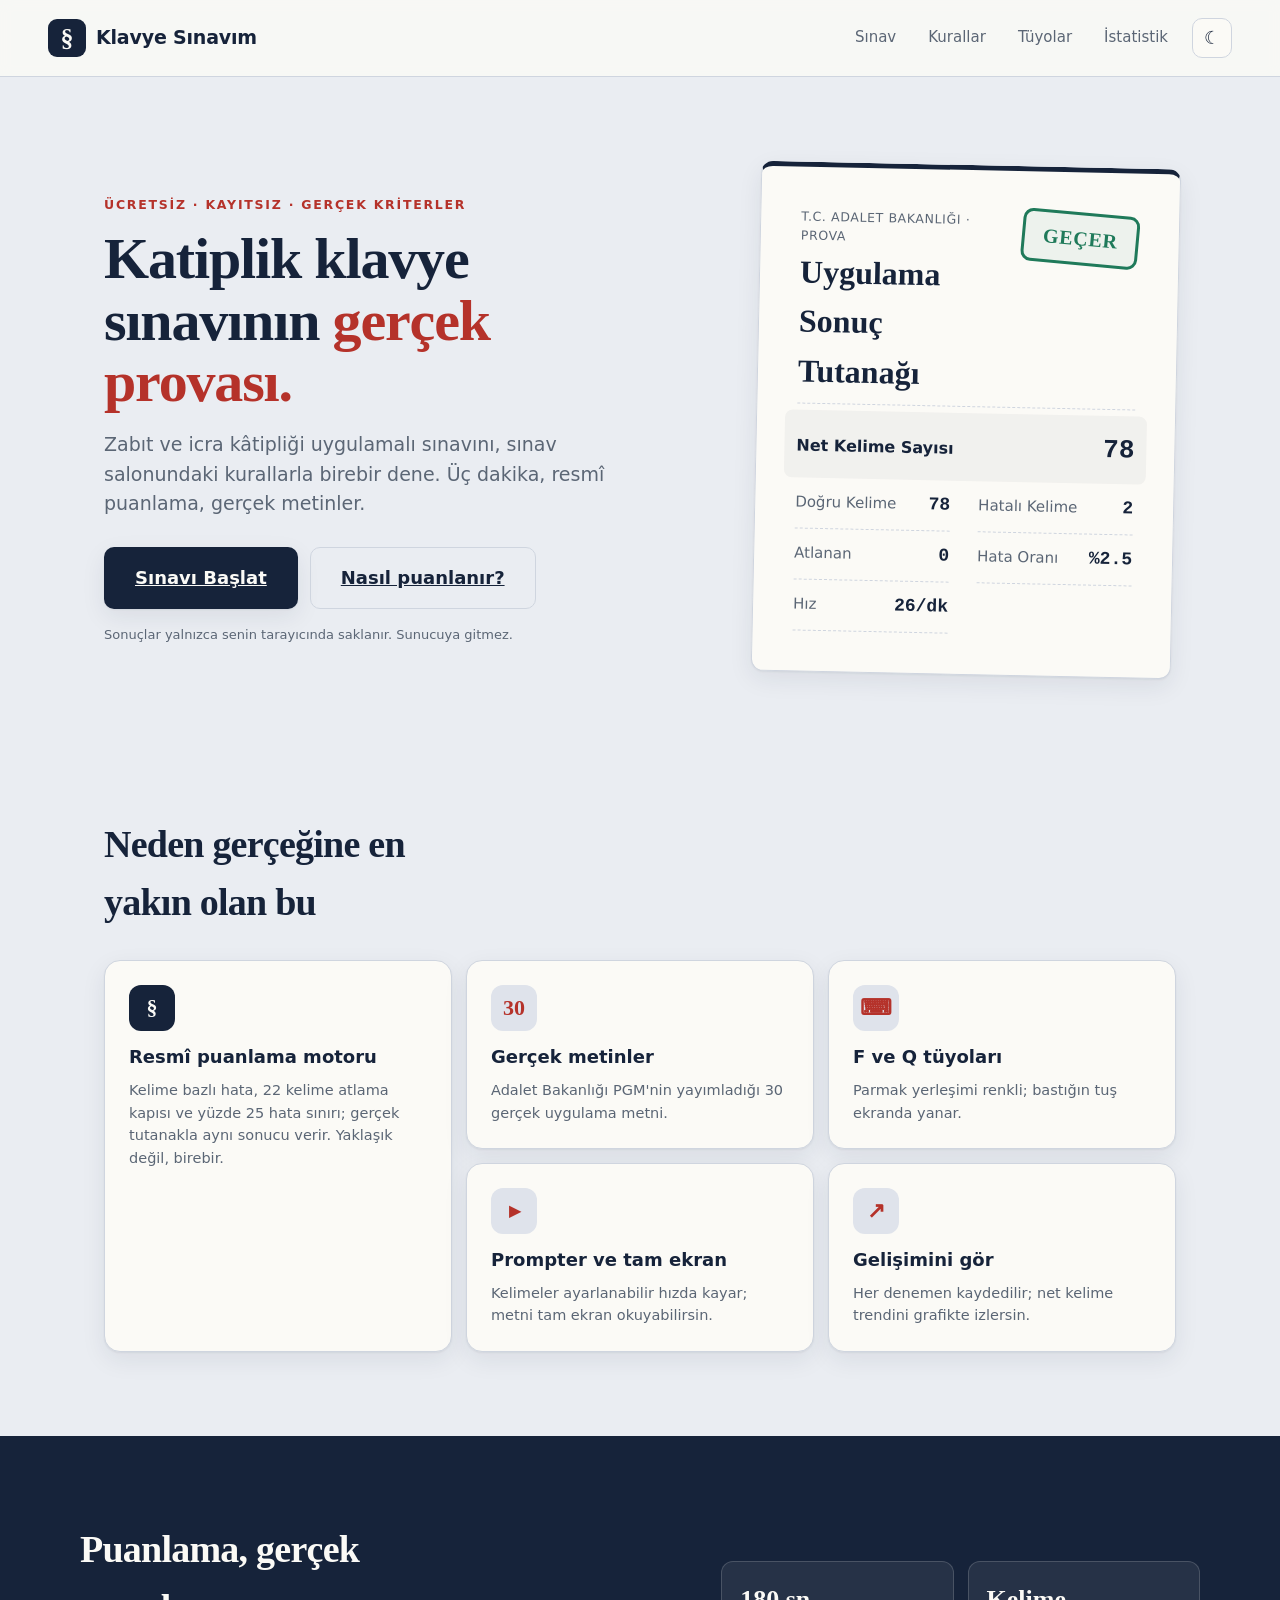
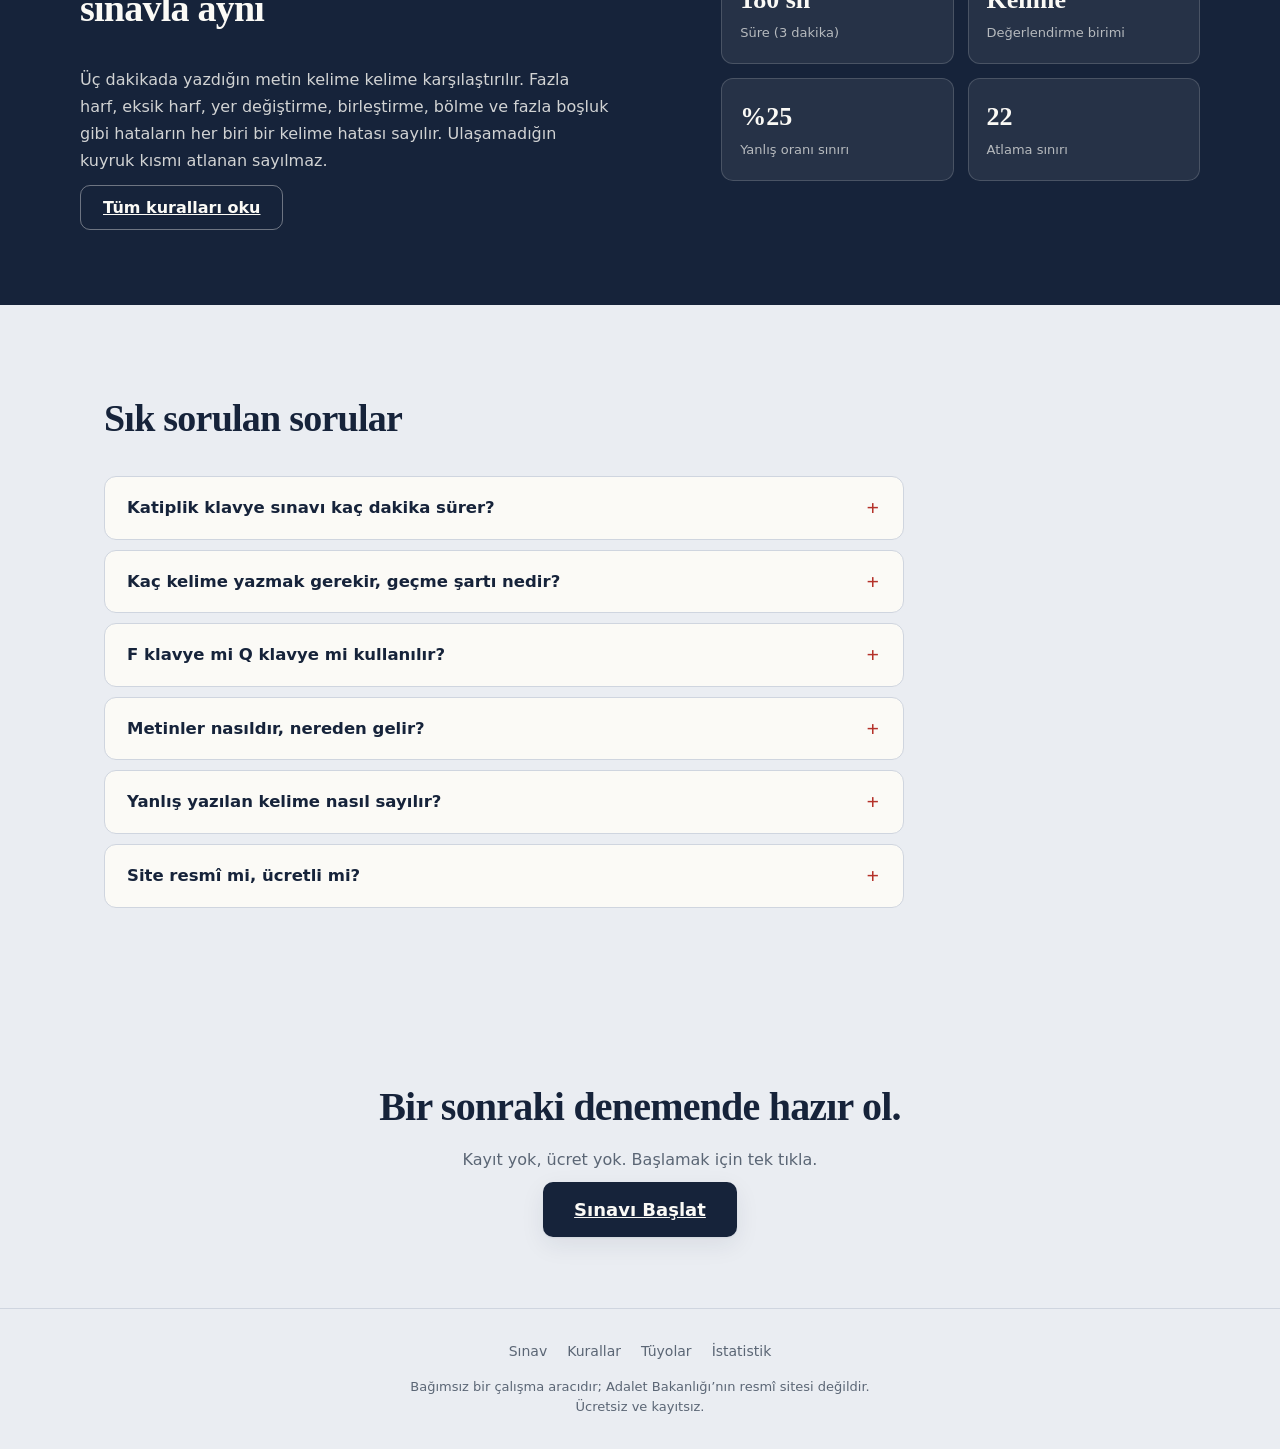
<file: index.html>
<!DOCTYPE html>
<html lang="tr">
<head>
  <meta charset="UTF-8" />
  <meta name="referrer" content="no-referrer" />
  <meta name="viewport" content="width=device-width, initial-scale=1.0" />
  <link rel="icon" href="data:image/svg+xml,%3Csvg xmlns='http://www.w3.org/2000/svg' viewBox='0 0 32 32'%3E%3Crect width='32' height='32' rx='7' fill='%2316233A'/%3E%3Ctext x='16' y='24' font-size='23' text-anchor='middle' fill='%23FBFAF6' font-family='Georgia,serif' font-weight='bold'%3E%C2%A7%3C/text%3E%3C/svg%3E" />

  <title>Katiplik Klavye Sınavı Simülatörü | Zabıt & İcra Kâtibi Provası (Ücretsiz)</title>
  <meta name="description" content="Adalet Bakanlığı zabıt ve icra kâtipliği klavye (uygulamalı) sınavının ücretsiz, kayıtsız simülatörü. 3 dakika, resmî kelime bazlı puanlama, 30 gerçek metin, prompter ve tam ekran okuma modu." />
  <meta name="keywords" content="katiplik klavye sınavı, zabıt katibi uygulamalı sınav, icra katibi klavye sınavı, klavye sınavı simülasyonu, onparmak klavye, 3 dakika 90 kelime, adalet bakanlığı klavye sınavı" />
  <meta name="robots" content="index,follow" />
  <meta name="author" content="Klavye Sınavım" />
  <link rel="canonical" href="https://klavyesinavim.vercel.app/" />

  <!-- Open Graph / sosyal paylaşım -->
  <meta property="og:type" content="website" />
  <meta property="og:site_name" content="Klavye Sınavım" />
  <meta property="og:locale" content="tr_TR" />
  <meta property="og:title" content="Katiplik Klavye Sınavı Simülatörü — Zabıt & İcra Kâtibi Provası" />
  <meta property="og:description" content="Gerçek sınav kriterleriyle puanlayan ücretsiz klavye sınavı simülatörü. 3 dakika, 30 gerçek metin, prompter ve tam ekran modu." />
  <meta property="og:url" content="https://klavyesinavim.vercel.app/" />
  <meta name="twitter:card" content="summary_large_image" />
  <meta name="twitter:title" content="Katiplik Klavye Sınavı Simülatörü" />
  <meta name="twitter:description" content="Zabıt ve icra kâtipliği klavye sınavının ücretsiz, gerçekçi provası. Resmî puanlama, gerçek metinler." />

  <link rel="stylesheet" href="css/style.css" />
  <script src="js/theme.js"></script>

  <!-- Yapısal veri: uygulama + SSS (arama ve cevap motorları için) -->
  <script type="application/ld+json">
  {
    "@context": "https://schema.org",
    "@graph": [
      {
        "@type": "WebApplication",
        "name": "Klavye Sınavım",
        "url": "https://klavyesinavim.vercel.app/",
        "applicationCategory": "EducationApplication",
        "operatingSystem": "Web",
        "inLanguage": "tr-TR",
        "description": "Zabıt ve icra kâtipliği klavye (uygulamalı) sınavının ücretsiz, kayıtsız simülatörü. Resmî kelime bazlı puanlama, gerçek metinler, prompter ve tam ekran okuma modu.",
        "offers": { "@type": "Offer", "price": "0", "priceCurrency": "TRY" },
        "isAccessibleForFree": true,
        "featureList": [
          "3 dakikalık gerçek sınav simülasyonu",
          "Resmî kelime bazlı puanlama motoru",
          "30 gerçek uygulama sınavı metni",
          "F ve Q klavye tüyoları",
          "Prompter modu ve tam ekran okuma",
          "Kişisel istatistik ve gelişim grafiği"
        ]
      },
      {
        "@type": "FAQPage",
        "mainEntity": [
          {
            "@type": "Question",
            "name": "Katiplik (zabıt/icra) klavye sınavı kaç dakika sürer?",
            "acceptedAnswer": { "@type": "Answer", "text": "Uygulamalı sınav süresi 3 dakikadır (180 saniye). Bu süre içinde ekrana gelen metin bilgisayarda yazılır." }
          },
          {
            "@type": "Question",
            "name": "Klavye sınavında kaç kelime yazmak gerekir, geçme şartı nedir?",
            "acceptedAnswer": { "@type": "Answer", "text": "Resmî değerlendirme kriterlerinde herkese dayatılan sabit bir net kelime eşiği (ör. 90 kelime) yoktur. Başarı iki geçersizlik kapısına bağlıdır: toplam 22 ve üzeri kelime atlanmamalı ve yanlış kelimelerin oranı yüzde 25'i geçmemelidir. Adaylar net kelime sayısına göre sıralanır." }
          },
          {
            "@type": "Question",
            "name": "Sınav F klavye ile mi Q klavye ile mi yapılır?",
            "acceptedAnswer": { "@type": "Answer", "text": "Aday kendi çalıştığı klavye düzenini kullanır. Hem F hem Q kabul edilir; F klavye uzun vadede daha hızlı kabul edilse de çoğu aday Q klavye ile çalışır." }
          },
          {
            "@type": "Question",
            "name": "Sınav metinleri nasıldır ve nereden gelir?",
            "acceptedAnswer": { "@type": "Answer", "text": "Metinlerin tamamı küçük harfle hazırlanır; noktalama ve paragraf içermez. Bu simülatör, Adalet Bakanlığı Personel Genel Müdürlüğü'nün yayımladığı gerçek uygulama sınavı metinlerini kullanır." }
          },
          {
            "@type": "Question",
            "name": "Yanlış yazılan kelime nasıl sayılır?",
            "acceptedAnswer": { "@type": "Answer", "text": "Değerlendirme kelime bazlıdır. Fazla harf, eksik harf, harf yer değiştirme, karakter, kelime bölme, kelime birleştirme ve fazla boşluk gibi hata türlerinin her biri 1 kelime hatası sayılır." }
          },
          {
            "@type": "Question",
            "name": "Bu site resmî mi, ücretli mi?",
            "acceptedAnswer": { "@type": "Answer", "text": "Klavye Sınavım bağımsız, ücretsiz ve kayıtsız bir çalışma aracıdır. Adalet Bakanlığı'nın resmî sitesi değildir. Sonuçlar yalnızca tarayıcınızda saklanır." }
          }
        ]
      }
    ]
  }
  </script>
</head>
<body>
  <header class="ust">
    <a class="marka" href="index.html" aria-label="Klavye Sınavım ana sayfa">
      <span class="marka-sim" aria-hidden="true">§</span>
      <span class="marka-ad">Klavye <b>Sınavım</b></span>
    </a>
    <nav class="menu" aria-label="Ana menü">
      <a href="sinav.html">Sınav</a>
      <a href="kurallar.html">Kurallar</a>
      <a href="tuyolar.html">Tüyolar</a>
      <a href="istatistik.html">İstatistik</a>
    </nav>
    <button id="temaBtn" class="tema-btn" title="Tema değiştir" aria-label="Koyu temaya geç">☾</button>
  </header>

  <main>
    <!-- HERO -->
    <section class="hero">
      <div class="hero-metin">
        <p class="eyebrow">Ücretsiz · Kayıtsız · Gerçek kriterler</p>
        <h1>Katiplik klavye sınavının <span class="vurgu">gerçek provası.</span></h1>
        <p class="alt-baslik">
          Zabıt ve icra kâtipliği uygulamalı sınavını, sınav salonundaki kurallarla
          birebir dene. Üç dakika, resmî puanlama, gerçek metinler.
        </p>
        <div class="hero-cta">
          <a href="sinav.html" class="btn birincil buyuk">Sınavı Başlat</a>
          <a href="#nasil-puanlanir" class="btn ikincil buyuk">Nasıl puanlanır?</a>
        </div>
        <p class="hero-mini">Sonuçlar yalnızca senin tarayıcında saklanır. Sunucuya gitmez.</p>
      </div>

      <!-- Gerçek ürün önizlemesi: sonuç tutanağı -->
      <aside class="hero-gorsel" aria-label="Örnek sonuç tutanağı">
        <article class="tutanak-kart onizleme">
          <header class="tutanak-baslik">
            <div>
              <p class="kurum">T.C. Adalet Bakanlığı · Prova</p>
              <h2>Uygulama Sonuç Tutanağı</h2>
            </div>
            <div class="rozet basarili">GEÇER</div>
          </header>
          <div class="tutanak-govde">
            <div class="tutanak-satir vurgu"><span>Net Kelime Sayısı</span><strong>78</strong></div>
            <div class="tutanak-satir"><span>Doğru Kelime</span><strong>78</strong></div>
            <div class="tutanak-satir"><span>Hatalı Kelime</span><strong>2</strong></div>
            <div class="tutanak-satir"><span>Atlanan</span><strong>0</strong></div>
            <div class="tutanak-satir"><span>Hata Oranı</span><strong>%2.5</strong></div>
            <div class="tutanak-satir"><span>Hız</span><strong>26/dk</strong></div>
          </div>
        </article>
      </aside>
    </section>

    <!-- ÖZELLİKLER (bento) -->
    <section class="bolum" id="ozellikler">
      <h2 class="bolum-baslik">Neden gerçeğine en yakın olan bu</h2>
      <div class="ozellik-bento">
        <article class="oz-kart genis">
          <span class="oz-ikon">§</span>
          <h3>Resmî puanlama motoru</h3>
          <p>Kelime bazlı hata, 22 kelime atlama kapısı ve yüzde 25 hata sınırı; gerçek tutanakla aynı sonucu verir. Yaklaşık değil, birebir.</p>
        </article>
        <article class="oz-kart">
          <span class="oz-ikon">30</span>
          <h3>Gerçek metinler</h3>
          <p>Adalet Bakanlığı PGM'nin yayımladığı 30 gerçek uygulama metni.</p>
        </article>
        <article class="oz-kart">
          <span class="oz-ikon">⌨</span>
          <h3>F ve Q tüyoları</h3>
          <p>Parmak yerleşimi renkli; bastığın tuş ekranda yanar.</p>
        </article>
        <article class="oz-kart">
          <span class="oz-ikon">▸</span>
          <h3>Prompter ve tam ekran</h3>
          <p>Kelimeler ayarlanabilir hızda kayar; metni tam ekran okuyabilirsin.</p>
        </article>
        <article class="oz-kart">
          <span class="oz-ikon">↗</span>
          <h3>Gelişimini gör</h3>
          <p>Her denemen kaydedilir; net kelime trendini grafikte izlersin.</p>
        </article>
      </div>
    </section>

    <!-- NASIL PUANLANIR -->
    <section class="bolum band" id="nasil-puanlanir">
      <div class="band-ic">
        <div class="band-metin">
          <h2 class="bolum-baslik">Puanlama, gerçek sınavla aynı</h2>
          <p>
            Üç dakikada yazdığın metin kelime kelime karşılaştırılır. Fazla harf, eksik harf,
            yer değiştirme, birleştirme, bölme ve fazla boşluk gibi hataların her biri
            bir kelime hatası sayılır. Ulaşamadığın kuyruk kısmı atlanan sayılmaz.
          </p>
          <a href="kurallar.html" class="btn ikincil">Tüm kuralları oku</a>
        </div>
        <ul class="band-esik">
          <li><strong>180 sn</strong><span>Süre (3 dakika)</span></li>
          <li><strong>Kelime</strong><span>Değerlendirme birimi</span></li>
          <li><strong>%25</strong><span>Yanlış oranı sınırı</span></li>
          <li><strong>22</strong><span>Atlama sınırı</span></li>
        </ul>
      </div>
    </section>

    <!-- SSS -->
    <section class="bolum" id="sss">
      <h2 class="bolum-baslik">Sık sorulan sorular</h2>
      <div class="sss-liste">
        <details>
          <summary>Katiplik klavye sınavı kaç dakika sürer?</summary>
          <p>Uygulamalı sınav 3 dakikadır (180 saniye). Bu sürede ekrana gelen metin bilgisayarda yazılır.</p>
        </details>
        <details>
          <summary>Kaç kelime yazmak gerekir, geçme şartı nedir?</summary>
          <p>Resmî kriterlerde herkese dayatılan sabit bir kelime eşiği yoktur. Başarı iki kapıya bağlıdır: toplam 22 ve üzeri kelime atlanmamalı ve yanlış oranı yüzde 25'i geçmemelidir. Adaylar net kelime sayısına göre sıralanır.</p>
        </details>
        <details>
          <summary>F klavye mi Q klavye mi kullanılır?</summary>
          <p>Aday kendi çalıştığı düzeni kullanır. Hem F hem Q kabul edilir; F klavye uzun vadede daha hızlı kabul edilir, çoğu aday Q ile çalışır.</p>
        </details>
        <details>
          <summary>Metinler nasıldır, nereden gelir?</summary>
          <p>Metinler küçük harfle hazırlanır, noktalama ve paragraf içermez. Simülatör, Adalet Bakanlığı PGM'nin yayımladığı gerçek uygulama metinlerini kullanır.</p>
        </details>
        <details>
          <summary>Yanlış yazılan kelime nasıl sayılır?</summary>
          <p>Değerlendirme kelime bazlıdır. Fazla harf, eksik harf, yer değiştirme, karakter, bölme, birleştirme ve fazla boşluk gibi hataların her biri 1 kelime hatası sayılır.</p>
        </details>
        <details>
          <summary>Site resmî mi, ücretli mi?</summary>
          <p>Klavye Sınavım bağımsız, ücretsiz ve kayıtsız bir çalışma aracıdır. Adalet Bakanlığı'nın resmî sitesi değildir. Sonuçlar yalnızca tarayıcında saklanır.</p>
        </details>
      </div>
    </section>

    <!-- SON CTA -->
    <section class="bolum kapanis">
      <h2>Bir sonraki denemende hazır ol.</h2>
      <p>Kayıt yok, ücret yok. Başlamak için tek tıkla.</p>
      <a href="sinav.html" class="btn birincil buyuk">Sınavı Başlat</a>
    </section>
  </main>

  <footer class="dip">
    <nav class="dip-menu" aria-label="Alt menü">
      <a href="sinav.html">Sınav</a>
      <a href="kurallar.html">Kurallar</a>
      <a href="tuyolar.html">Tüyolar</a>
      <a href="istatistik.html">İstatistik</a>
    </nav>
    <p>Bağımsız bir çalışma aracıdır; Adalet Bakanlığı’nın resmî sitesi değildir. Ücretsiz ve kayıtsız.</p>
  </footer>
</body>
</html>
</file>
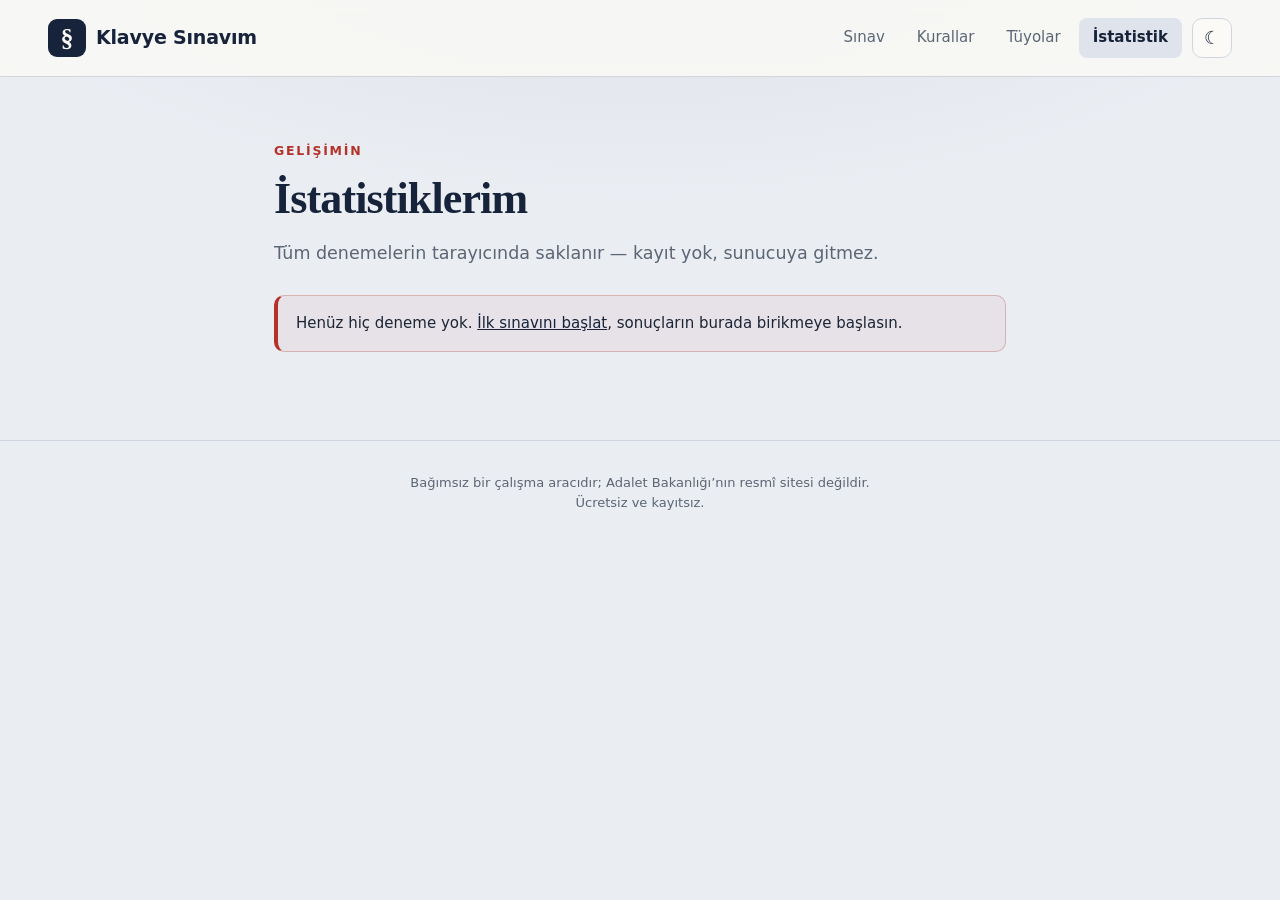
<file: istatistik.html>
<!DOCTYPE html>
<html lang="tr">
<head>
  <meta charset="UTF-8" />
  <meta name="referrer" content="no-referrer" />
  <link rel="icon" href="data:image/svg+xml,%3Csvg xmlns='http://www.w3.org/2000/svg' viewBox='0 0 32 32'%3E%3Crect width='32' height='32' rx='7' fill='%2316233A'/%3E%3Ctext x='16' y='24' font-size='23' text-anchor='middle' fill='%23FBFAF6' font-family='Georgia,serif' font-weight='bold'%3E%C2%A7%3C/text%3E%3C/svg%3E" />
  <meta name="viewport" content="width=device-width, initial-scale=1.0" />
  <title>İstatistiklerim — Klavye Sınavım</title>
  <meta name="description" content="Deneme geçmişin, net kelime trendin ve gelişim grafiğin. Tarayıcında saklanır, kayıt gerekmez." />
  <meta name="robots" content="index,follow" />
  <link rel="canonical" href="https://klavyesinavim.vercel.app/istatistik.html" />
  <link rel="stylesheet" href="css/style.css" />
  <script src="js/theme.js"></script>
</head>
<body>
  <header class="ust">
    <a class="marka" href="index.html">
      <span class="marka-sim" aria-hidden="true">§</span>
      <span class="marka-ad">Klavye <b>Sınavım</b></span>
    </a>
    <nav class="menu">
      <a href="sinav.html">Sınav</a>
      <a href="kurallar.html">Kurallar</a>
      <a href="tuyolar.html">Tüyolar</a>
      <a href="istatistik.html" class="aktif">İstatistik</a>
    </nav>
    <button id="temaBtn" class="tema-btn" title="Tema değiştir" aria-label="Koyu temaya geç">☾</button>
  </header>

  <main class="govde makale">
    <p class="eyebrow">Gelişimin</p>
    <h1 class="makale-baslik">İstatistiklerim</h1>
    <p class="alt-baslik">Tüm denemelerin tarayıcında saklanır — kayıt yok, sunucuya gitmez.</p>

    <div id="bosDurum" class="uyari-kutu" hidden>
      Henüz hiç deneme yok. <a href="sinav.html">İlk sınavını başlat</a>, sonuçların burada birikmeye başlasın.
    </div>

    <div id="icealan">
      <section id="ozetKartlar" class="kutu-grid"></section>

      <div class="grafik-kutu">
        <h2>Net kelime trendi <span class="grafik-not">(son 30 deneme)</span></h2>
        <canvas id="grafik" class="grafik"></canvas>
      </div>

      <div class="tablo-baslik">
        <h2>Deneme geçmişi</h2>
        <button id="temizleBtn" class="btn ikincil kucuk">Geçmişi Temizle</button>
      </div>
      <div class="tablo-sar">
        <table class="tablo">
          <thead>
            <tr><th>Tarih</th><th>Net</th><th>Doğru</th><th>Hatalı</th><th>Atlanan</th><th>Oran</th><th>Kelime/dk</th><th>Sonuç</th></tr>
          </thead>
          <tbody id="tabloGovde"></tbody>
        </table>
      </div>
    </div>
  </main>

  <footer class="dip">
    <p>Bağımsız bir çalışma aracıdır; Adalet Bakanlığı’nın resmî sitesi değildir. Ücretsiz ve kayıtsız.</p>
  </footer>

  <script src="js/storage.js"></script>
  <script src="js/stats.js"></script>
</body>
</html>
</file>
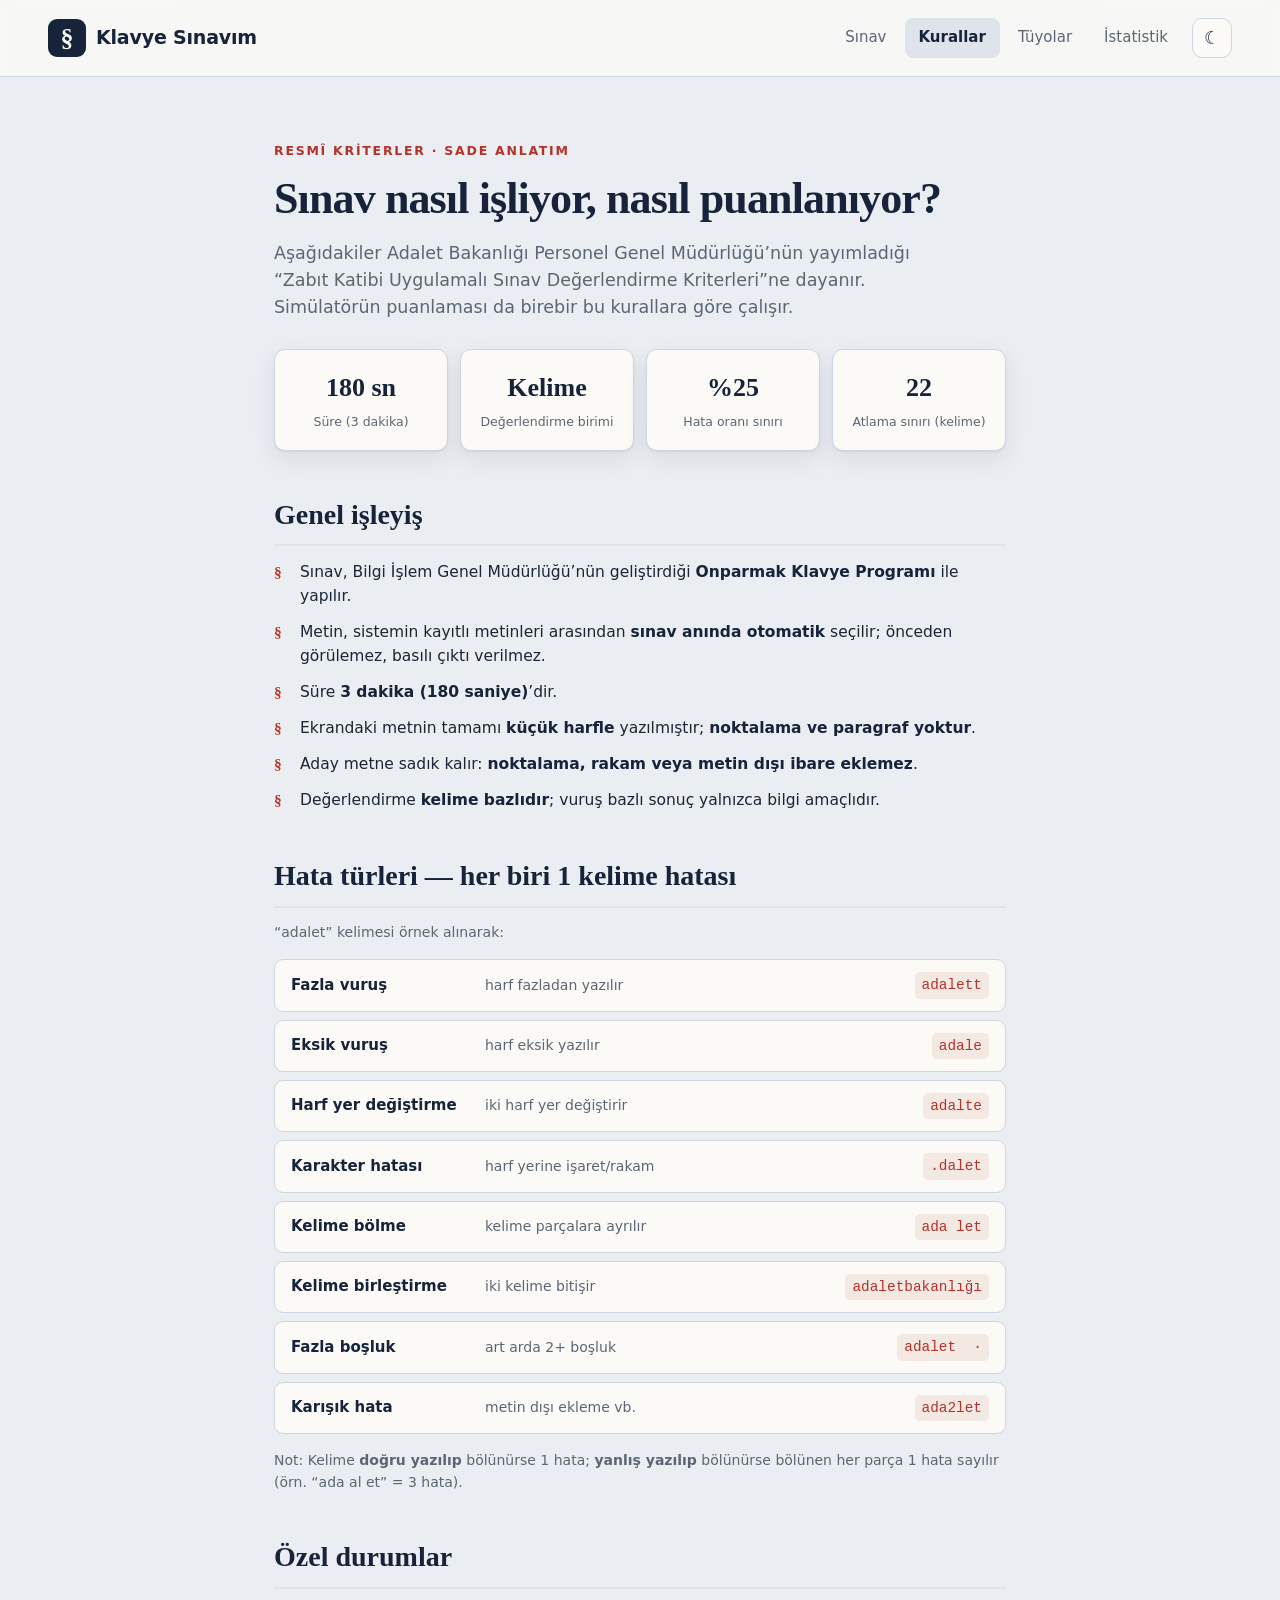
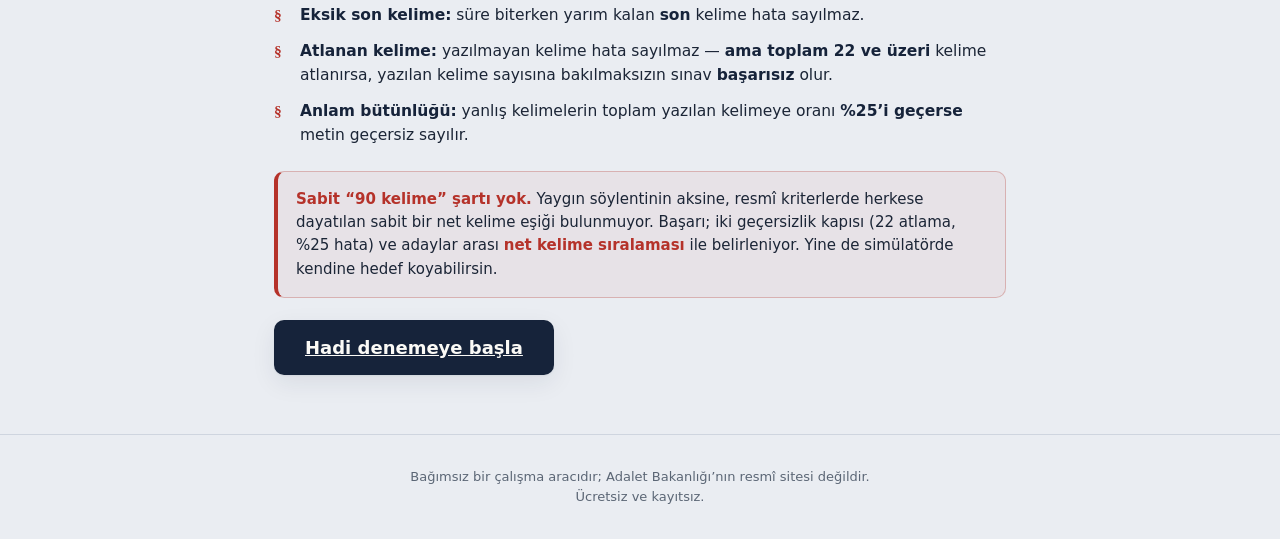
<file: kurallar.html>
<!DOCTYPE html>
<html lang="tr">
<head>
  <meta charset="UTF-8" />
  <meta name="referrer" content="no-referrer" />
  <link rel="icon" href="data:image/svg+xml,%3Csvg xmlns='http://www.w3.org/2000/svg' viewBox='0 0 32 32'%3E%3Crect width='32' height='32' rx='7' fill='%2316233A'/%3E%3Ctext x='16' y='24' font-size='23' text-anchor='middle' fill='%23FBFAF6' font-family='Georgia,serif' font-weight='bold'%3E%C2%A7%3C/text%3E%3C/svg%3E" />
  <meta name="viewport" content="width=device-width, initial-scale=1.0" />
  <title>Sınav Kuralları ve Puanlama — Klavye Sınavım</title>
  <meta name="description" content="Zabıt katibi uygulamalı klavye sınavının resmî kuralları ve kelime bazlı puanlama sistemi — sade anlatım." />
  <meta name="robots" content="index,follow" />
  <link rel="canonical" href="https://klavyesinavim.vercel.app/kurallar.html" />
  <link rel="stylesheet" href="css/style.css" />
  <script src="js/theme.js"></script>
</head>
<body>
  <header class="ust">
    <a class="marka" href="index.html">
      <span class="marka-sim" aria-hidden="true">§</span>
      <span class="marka-ad">Klavye <b>Sınavım</b></span>
    </a>
    <nav class="menu">
      <a href="sinav.html">Sınav</a>
      <a href="kurallar.html" class="aktif">Kurallar</a>
      <a href="tuyolar.html">Tüyolar</a>
      <a href="istatistik.html">İstatistik</a>
    </nav>
    <button id="temaBtn" class="tema-btn" title="Tema değiştir" aria-label="Koyu temaya geç">☾</button>
  </header>

  <main class="govde makale">
    <p class="eyebrow">Resmî Kriterler · Sade Anlatım</p>
    <h1 class="makale-baslik">Sınav nasıl işliyor, nasıl puanlanıyor?</h1>
    <p class="alt-baslik">
      Aşağıdakiler Adalet Bakanlığı Personel Genel Müdürlüğü’nün yayımladığı
      “Zabıt Katibi Uygulamalı Sınav Değerlendirme Kriterleri”ne dayanır.
      Simülatörün puanlaması da birebir bu kurallara göre çalışır.
    </p>

    <section class="kutu-grid">
      <div class="bilgi-kutu"><span class="bk-buyuk">180 sn</span><span class="bk-alt">Süre (3 dakika)</span></div>
      <div class="bilgi-kutu"><span class="bk-buyuk">Kelime</span><span class="bk-alt">Değerlendirme birimi</span></div>
      <div class="bilgi-kutu"><span class="bk-buyuk">%25</span><span class="bk-alt">Hata oranı sınırı</span></div>
      <div class="bilgi-kutu"><span class="bk-buyuk">22</span><span class="bk-alt">Atlama sınırı (kelime)</span></div>
    </section>

    <h2>Genel işleyiş</h2>
    <ul class="madde">
      <li>Sınav, Bilgi İşlem Genel Müdürlüğü’nün geliştirdiği <b>Onparmak Klavye Programı</b> ile yapılır.</li>
      <li>Metin, sistemin kayıtlı metinleri arasından <b>sınav anında otomatik</b> seçilir; önceden görülemez, basılı çıktı verilmez.</li>
      <li>Süre <b>3 dakika (180 saniye)</b>’dir.</li>
      <li>Ekrandaki metnin tamamı <b>küçük harfle</b> yazılmıştır; <b>noktalama ve paragraf yoktur</b>.</li>
      <li>Aday metne sadık kalır: <b>noktalama, rakam veya metin dışı ibare eklemez</b>.</li>
      <li>Değerlendirme <b>kelime bazlıdır</b>; vuruş bazlı sonuç yalnızca bilgi amaçlıdır.</li>
    </ul>

    <h2>Hata türleri — her biri 1 kelime hatası</h2>
    <p class="not">“adalet” kelimesi örnek alınarak:</p>
    <div class="hata-tablo">
      <div class="ht-satir"><b>Fazla vuruş</b><span>harf fazladan yazılır</span><code>adalett</code></div>
      <div class="ht-satir"><b>Eksik vuruş</b><span>harf eksik yazılır</span><code>adale</code></div>
      <div class="ht-satir"><b>Harf yer değiştirme</b><span>iki harf yer değiştirir</span><code>adalte</code></div>
      <div class="ht-satir"><b>Karakter hatası</b><span>harf yerine işaret/rakam</span><code>.dalet</code></div>
      <div class="ht-satir"><b>Kelime bölme</b><span>kelime parçalara ayrılır</span><code>ada&nbsp;let</code></div>
      <div class="ht-satir"><b>Kelime birleştirme</b><span>iki kelime bitişir</span><code>adaletbakanlığı</code></div>
      <div class="ht-satir"><b>Fazla boşluk</b><span>art arda 2+ boşluk</span><code>adalet&nbsp;&nbsp;·</code></div>
      <div class="ht-satir"><b>Karışık hata</b><span>metin dışı ekleme vb.</span><code>ada2let</code></div>
    </div>
    <p class="not">
      Not: Kelime <b>doğru yazılıp</b> bölünürse 1 hata; <b>yanlış yazılıp</b> bölünürse
      bölünen her parça 1 hata sayılır (örn. “ada al et” = 3 hata).
    </p>

    <h2>Özel durumlar</h2>
    <ul class="madde">
      <li><b>Eksik son kelime:</b> süre biterken yarım kalan <b>son</b> kelime hata sayılmaz.</li>
      <li><b>Atlanan kelime:</b> yazılmayan kelime hata sayılmaz — <b>ama toplam 22 ve üzeri</b> kelime atlanırsa, yazılan kelime sayısına bakılmaksızın sınav <b>başarısız</b> olur.</li>
      <li><b>Anlam bütünlüğü:</b> yanlış kelimelerin toplam yazılan kelimeye oranı <b>%25’i geçerse</b> metin geçersiz sayılır.</li>
    </ul>

    <div class="uyari-kutu">
      <b>Sabit “90 kelime” şartı yok.</b> Yaygın söylentinin aksine, resmî kriterlerde herkese
      dayatılan sabit bir net kelime eşiği bulunmuyor. Başarı; iki geçersizlik kapısı (22 atlama,
      %25 hata) ve adaylar arası <b>net kelime sıralaması</b> ile belirleniyor. Yine de simülatörde
      kendine hedef koyabilirsin.
    </div>

    <div class="cta-satir">
      <a href="sinav.html" class="btn birincil buyuk">Hadi denemeye başla</a>
    </div>
  </main>

  <footer class="dip">
    <p>Bağımsız bir çalışma aracıdır; Adalet Bakanlığı’nın resmî sitesi değildir. Ücretsiz ve kayıtsız.</p>
  </footer>
</body>
</html>
</file>
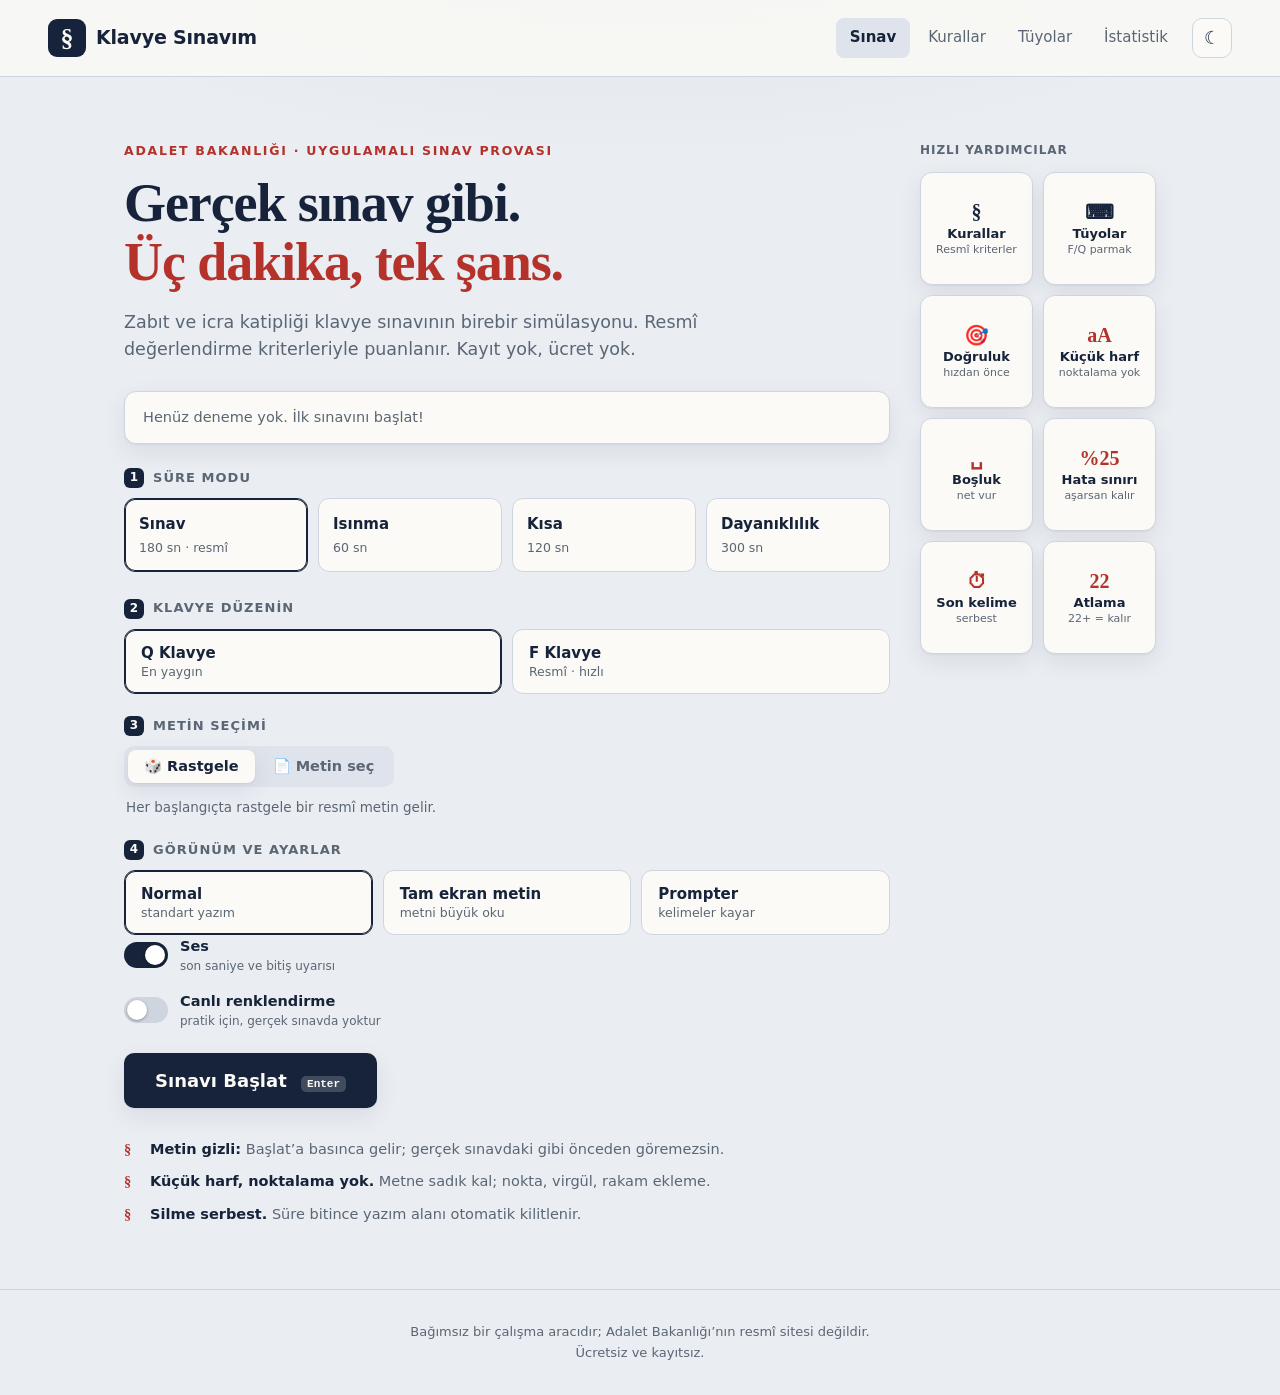
<file: sinav.html>
<!DOCTYPE html>
<html lang="tr">
<head>
  <meta charset="UTF-8" />
  <meta name="referrer" content="no-referrer" />
  <link rel="icon" href="data:image/svg+xml,%3Csvg xmlns='http://www.w3.org/2000/svg' viewBox='0 0 32 32'%3E%3Crect width='32' height='32' rx='7' fill='%2316233A'/%3E%3Ctext x='16' y='24' font-size='23' text-anchor='middle' fill='%23FBFAF6' font-family='Georgia,serif' font-weight='bold'%3E%C2%A7%3C/text%3E%3C/svg%3E" />
  <meta name="viewport" content="width=device-width, initial-scale=1.0" />
  <title>Sınav ve Alıştırma — Klavye Sınavım</title>
  <meta name="description" content="Zabıt ve icra katipliği klavye sınavı simülasyonu: 3 dakika, resmî puanlama, gerçek metinler, prompter modu ve tam ekran okuma." />
  <meta name="robots" content="index,follow" />
  <link rel="canonical" href="https://klavyesinavim.vercel.app/sinav.html" />
  <link rel="stylesheet" href="css/style.css" />
  <script src="js/theme.js"></script>
</head>
<body>
  <header class="ust">
    <a class="marka" href="index.html" aria-label="Klavye Sınavım ana sayfa">
      <span class="marka-sim" aria-hidden="true">§</span>
      <span class="marka-ad">Klavye <b>Sınavım</b></span>
    </a>
    <nav class="menu" aria-label="Ana menü">
      <a href="sinav.html" class="aktif" aria-current="page">Sınav</a>
      <a href="kurallar.html">Kurallar</a>
      <a href="tuyolar.html">Tüyolar</a>
      <a href="istatistik.html">İstatistik</a>
    </nav>
    <button id="temaBtn" class="tema-btn" title="Tema değiştir" aria-label="Koyu temaya geç">☾</button>
  </header>

  <main class="govde app-govde">
    <div class="app-ana">

      <!-- HAZIR EKRANI -->
      <section id="hazirEkran" class="ekran hazir">
        <p class="eyebrow">Adalet Bakanlığı · Uygulamalı Sınav Provası</p>
        <h1>Gerçek sınav gibi. <span class="vurgu">Üç dakika, tek şans.</span></h1>
        <p class="alt-baslik">
          Zabıt ve icra katipliği klavye sınavının birebir simülasyonu.
          Resmî değerlendirme kriterleriyle puanlanır. Kayıt yok, ücret yok.
        </p>

        <div class="ozet-kutu" id="ozet">Henüz deneme yok. İlk sınavını başlat!</div>

        <!-- 1 · Süre -->
        <div class="secim-blok">
          <h3 class="secim-baslik"><span class="secim-no">1</span> Süre modu</h3>
          <div class="mod-secim" role="group" aria-label="Süre modu">
            <label class="mod aktif-mod">
              <input type="radio" name="mod" value="sinav" checked />
              <span class="mod-ad">Sınav</span><span class="mod-detay">180 sn · resmî</span>
            </label>
            <label class="mod">
              <input type="radio" name="mod" value="60" />
              <span class="mod-ad">Isınma</span><span class="mod-detay">60 sn</span>
            </label>
            <label class="mod">
              <input type="radio" name="mod" value="120" />
              <span class="mod-ad">Kısa</span><span class="mod-detay">120 sn</span>
            </label>
            <label class="mod">
              <input type="radio" name="mod" value="300" />
              <span class="mod-ad">Dayanıklılık</span><span class="mod-detay">300 sn</span>
            </label>
          </div>
        </div>

        <!-- 2 · Klavye -->
        <div class="secim-blok">
          <h3 class="secim-baslik"><span class="secim-no">2</span> Klavye düzenin</h3>
          <div class="klavye-secim" role="group" aria-label="Klavye düzeni">
            <button type="button" class="secim-kart" data-klavye="q">
              <span class="sk-ad">Q Klavye</span><span class="sk-detay">En yaygın</span>
            </button>
            <button type="button" class="secim-kart" data-klavye="f">
              <span class="sk-ad">F Klavye</span><span class="sk-detay">Resmî · hızlı</span>
            </button>
          </div>
        </div>

        <!-- 3 · Metin -->
        <div class="secim-blok">
          <h3 class="secim-baslik"><span class="secim-no">3</span> Metin seçimi</h3>
          <div class="metin-mod" role="group" aria-label="Metin seçimi">
            <button type="button" class="metin-mod-btn aktif" data-mm="rastgele">🎲 Rastgele</button>
            <button type="button" class="metin-mod-btn" data-mm="sec">📄 Metin seç</button>
          </div>
          <p class="metin-secili" id="metinSecili">Her başlangıçta rastgele bir resmî metin gelir.</p>
          <div id="metinGrid" class="metin-grid" hidden></div>
        </div>

        <!-- 4 · Görünüm ve ayarlar -->
        <div class="secim-blok">
          <h3 class="secim-baslik"><span class="secim-no">4</span> Görünüm ve ayarlar</h3>
          <div class="gorunum-secim" role="group" aria-label="Okuma modu">
            <button type="button" class="secim-kart aktif" data-gorunum="normal">
              <span class="sk-ad">Normal</span><span class="sk-detay">standart yazım</span>
            </button>
            <button type="button" class="secim-kart" data-gorunum="tamekran">
              <span class="sk-ad">Tam ekran metin</span><span class="sk-detay">metni büyük oku</span>
            </button>
            <button type="button" class="secim-kart" data-gorunum="prompter">
              <span class="sk-ad">Prompter</span><span class="sk-detay">kelimeler kayar</span>
            </button>
          </div>
          <div class="ayar-satir">
            <label class="switch">
              <input type="checkbox" id="sesChk" />
              <span class="switch-gorsel"></span>
              <span class="switch-metin">Ses <small>son saniye ve bitiş uyarısı</small></span>
            </label>
            <label class="switch">
              <input type="checkbox" id="renkChk" />
              <span class="switch-gorsel"></span>
              <span class="switch-metin">Canlı renklendirme <small>pratik için, gerçek sınavda yoktur</small></span>
            </label>
          </div>
          <div class="prompter-ayar" id="prompterAyar" hidden>
            <label for="prompterHiz">Prompter hızı: <strong id="prompterHizDeger">40</strong> kelime/dk</label>
            <input type="range" id="prompterHiz" min="15" max="120" step="5" value="40" />
          </div>
        </div>

        <button id="baslatBtn" class="btn birincil buyuk">Sınavı Başlat <kbd>Enter</kbd></button>

        <ul class="kural-ozet">
          <li><b>Metin gizli:</b> Başlat’a basınca gelir; gerçek sınavdaki gibi önceden göremezsin.</li>
          <li><b>Küçük harf, noktalama yok.</b> Metne sadık kal; nokta, virgül, rakam ekleme.</li>
          <li><b>Silme serbest.</b> Süre bitince yazım alanı otomatik kilitlenir.</li>
        </ul>
      </section>

      <!-- SINAV EKRANI -->
      <section id="sinavEkran" class="ekran sinav" hidden>
        <div class="sinav-ust">
          <div class="sayac-kutu">
            <span class="sayac-etiket">Kalan Süre</span>
            <span id="sayac" class="sayac">3:00</span>
          </div>
          <div class="canli-kutu">
            <span class="canli-etiket">Yazılan Kelime</span>
            <span id="canliKelime" class="canli">0</span>
          </div>
          <button id="tamEkranBtn" class="btn ikincil" title="Metni tam ekran oku" aria-label="Tam ekran">⛶</button>
          <button id="bitirBtn" class="btn ikincil">Bitir <kbd>Esc</kbd></button>
        </div>

        <div id="metinAlani" class="metin-alani" aria-label="Yazılacak metin"></div>

        <textarea id="yazmaAlani" class="yazma-alani" spellcheck="false"
          autocomplete="off" autocorrect="off" autocapitalize="off"
          placeholder="Yukarıdaki metni buraya yaz…"></textarea>
        <p class="ipucu">İpucu: Metne birebir sadık kal. Yapıştırma kapalıdır.</p>
      </section>

      <!-- SONUÇ EKRANI -->
      <section id="sonucEkran" class="ekran sonuc" hidden>
        <article class="tutanak-kart">
          <header class="tutanak-baslik">
            <div>
              <p class="kurum">T.C. Adalet Bakanlığı · Prova</p>
              <h2>Uygulama Sonuç Tutanağı</h2>
            </div>
            <div id="sonucRozet" class="rozet">—</div>
          </header>
          <p id="sonucAciklama" class="sonuc-aciklama"></p>
          <div id="tutanak" class="tutanak-govde"></div>
          <div id="hataDokum" class="hata-dokum"></div>
          <div class="sonuc-butonlar">
            <button id="tekrarBtn" class="btn birincil">Tekrar Dene <kbd>Enter</kbd></button>
            <button id="yeniBtn" class="btn ikincil">Ana Ekran</button>
          </div>
        </article>
      </section>

    </div><!-- /app-ana -->

    <!-- SAĞ YARDIMCI RAY -->
    <aside class="app-rail" aria-label="Yardımcı kartlar">
      <h4 class="rail-baslik">Hızlı yardımcılar</h4>
      <div class="rail-grid">
        <a href="kurallar.html" class="rail-kart link">
          <span class="rk-ikon">§</span><span class="rk-ad">Kurallar</span>
          <span class="rk-alt">Resmî kriterler</span>
        </a>
        <a href="tuyolar.html" class="rail-kart link">
          <span class="rk-ikon">⌨</span><span class="rk-ad">Tüyolar</span>
          <span class="rk-alt">F/Q parmak</span>
        </a>
        <div class="rail-kart">
          <span class="rk-ikon">🎯</span><span class="rk-ad">Doğruluk</span>
          <span class="rk-alt">hızdan önce</span>
        </div>
        <div class="rail-kart">
          <span class="rk-ikon">aA</span><span class="rk-ad">Küçük harf</span>
          <span class="rk-alt">noktalama yok</span>
        </div>
        <div class="rail-kart">
          <span class="rk-ikon">␣</span><span class="rk-ad">Boşluk</span>
          <span class="rk-alt">net vur</span>
        </div>
        <div class="rail-kart">
          <span class="rk-ikon">%25</span><span class="rk-ad">Hata sınırı</span>
          <span class="rk-alt">aşarsan kalır</span>
        </div>
        <div class="rail-kart">
          <span class="rk-ikon">⏱</span><span class="rk-ad">Son kelime</span>
          <span class="rk-alt">serbest</span>
        </div>
        <div class="rail-kart">
          <span class="rk-ikon">22</span><span class="rk-ad">Atlama</span>
          <span class="rk-alt">22+ = kalır</span>
        </div>
      </div>
    </aside>

  </main>

  <footer class="dip">
    <p>Bağımsız bir çalışma aracıdır; Adalet Bakanlığı’nın resmî sitesi değildir. Ücretsiz ve kayıtsız.</p>
  </footer>

  <script src="js/engine.js"></script>
  <script src="js/texts.js"></script>
  <script src="js/storage.js"></script>
  <script src="js/exam.js"></script>
</body>
</html>
</file>
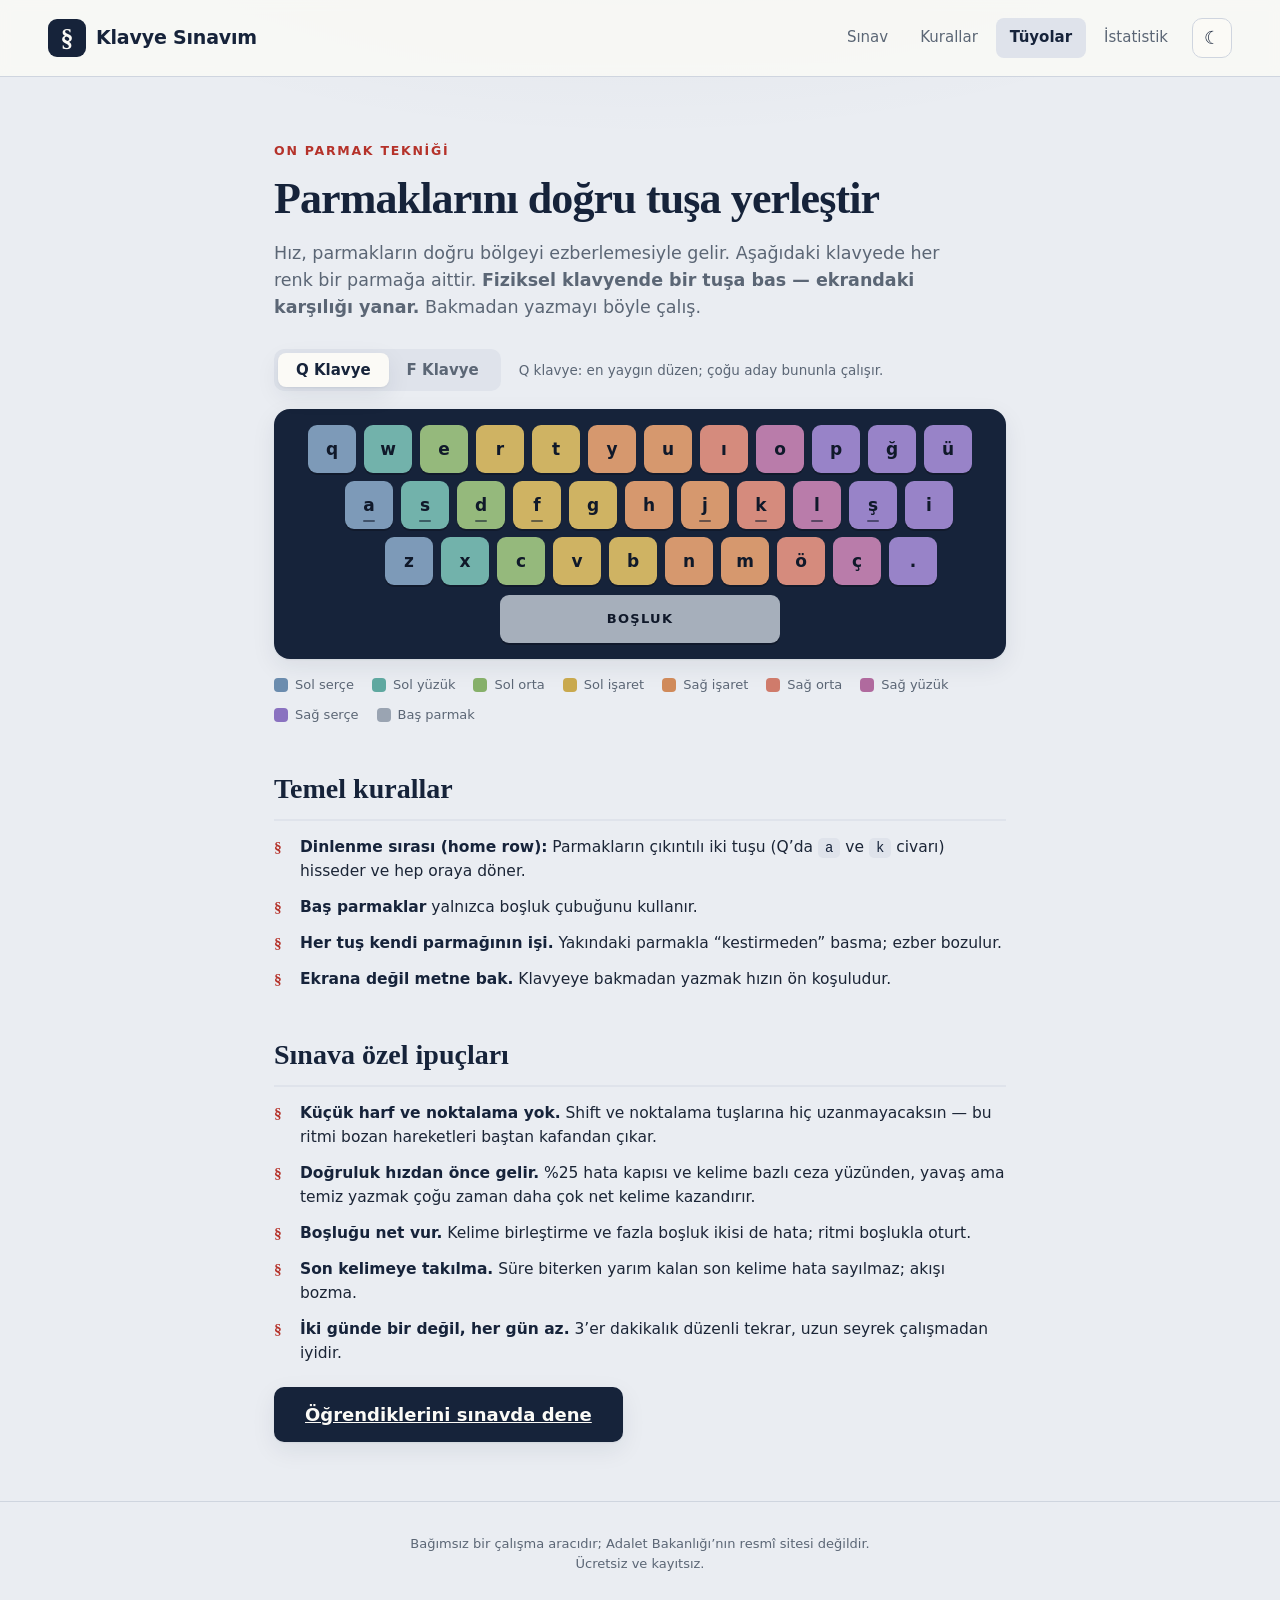
<file: tuyolar.html>
<!DOCTYPE html>
<html lang="tr">
<head>
  <meta charset="UTF-8" />
  <meta name="referrer" content="no-referrer" />
  <link rel="icon" href="data:image/svg+xml,%3Csvg xmlns='http://www.w3.org/2000/svg' viewBox='0 0 32 32'%3E%3Crect width='32' height='32' rx='7' fill='%2316233A'/%3E%3Ctext x='16' y='24' font-size='23' text-anchor='middle' fill='%23FBFAF6' font-family='Georgia,serif' font-weight='bold'%3E%C2%A7%3C/text%3E%3C/svg%3E" />
  <meta name="viewport" content="width=device-width, initial-scale=1.0" />
  <title>Klavye Tüyoları — F ve Q Parmak Yerleşimi — Klavye Sınavım</title>
  <meta name="description" content="On parmak klavye tekniği, F ve Q düzeninde parmak yerleşimi ve zabıt katibi sınavı için pratik ipuçları." />
  <meta name="robots" content="index,follow" />
  <link rel="canonical" href="https://klavyesinavim.vercel.app/tuyolar.html" />
  <link rel="stylesheet" href="css/style.css" />
  <script src="js/theme.js"></script>
</head>
<body>
  <header class="ust">
    <a class="marka" href="index.html">
      <span class="marka-sim" aria-hidden="true">§</span>
      <span class="marka-ad">Klavye <b>Sınavım</b></span>
    </a>
    <nav class="menu">
      <a href="sinav.html">Sınav</a>
      <a href="kurallar.html">Kurallar</a>
      <a href="tuyolar.html" class="aktif">Tüyolar</a>
      <a href="istatistik.html">İstatistik</a>
    </nav>
    <button id="temaBtn" class="tema-btn" title="Tema değiştir" aria-label="Koyu temaya geç">☾</button>
  </header>

  <main class="govde makale">
    <p class="eyebrow">On Parmak Tekniği</p>
    <h1 class="makale-baslik">Parmaklarını doğru tuşa yerleştir</h1>
    <p class="alt-baslik">
      Hız, parmakların doğru bölgeyi ezberlemesiyle gelir. Aşağıdaki klavyede her renk
      bir parmağa aittir. <b>Fiziksel klavyende bir tuşa bas — ekrandaki karşılığı yanar.</b>
      Bakmadan yazmayı böyle çalış.
    </p>

    <div class="kb-kontrol">
      <div class="kb-secim" role="group" aria-label="Klavye düzeni">
        <button class="kb-btn aktif" data-duzen="q">Q Klavye</button>
        <button class="kb-btn" data-duzen="f">F Klavye</button>
      </div>
      <p class="kb-ipucu" id="kbIpucu"></p>
    </div>

    <div id="klavye" class="klavye" aria-hidden="true"></div>

    <div id="parmakLejant" class="parmak-lejant"></div>

    <h2>Temel kurallar</h2>
    <ul class="madde">
      <li><b>Dinlenme sırası (home row):</b> Parmakların çıkıntılı iki tuşu (Q’da <code>a</code> ve <code>k</code> civarı) hisseder ve hep oraya döner.</li>
      <li><b>Baş parmaklar</b> yalnızca boşluk çubuğunu kullanır.</li>
      <li><b>Her tuş kendi parmağının işi.</b> Yakındaki parmakla “kestirmeden” basma; ezber bozulur.</li>
      <li><b>Ekrana değil metne bak.</b> Klavyeye bakmadan yazmak hızın ön koşuludur.</li>
    </ul>

    <h2>Sınava özel ipuçları</h2>
    <ul class="madde">
      <li><b>Küçük harf ve noktalama yok.</b> Shift ve noktalama tuşlarına hiç uzanmayacaksın — bu ritmi bozan hareketleri baştan kafandan çıkar.</li>
      <li><b>Doğruluk hızdan önce gelir.</b> %25 hata kapısı ve kelime bazlı ceza yüzünden, yavaş ama temiz yazmak çoğu zaman daha çok net kelime kazandırır.</li>
      <li><b>Boşluğu net vur.</b> Kelime birleştirme ve fazla boşluk ikisi de hata; ritmi boşlukla oturt.</li>
      <li><b>Son kelimeye takılma.</b> Süre biterken yarım kalan son kelime hata sayılmaz; akışı bozma.</li>
      <li><b>İki günde bir değil, her gün az.</b> 3’er dakikalık düzenli tekrar, uzun seyrek çalışmadan iyidir.</li>
    </ul>

    <div class="cta-satir">
      <a href="sinav.html" class="btn birincil buyuk">Öğrendiklerini sınavda dene</a>
    </div>
  </main>

  <footer class="dip">
    <p>Bağımsız bir çalışma aracıdır; Adalet Bakanlığı’nın resmî sitesi değildir. Ücretsiz ve kayıtsız.</p>
  </footer>

  <script src="js/keyboard.js"></script>
  <script src="js/init-tuyolar.js"></script>
</body>
</html>
</file>
<file: css/style.css>
/* ==========================================================================
   KatipSınav — Zabıt Katibi Klavye Sınavı Simülatörü
   Palet: adliye mürekkebi laciverti + sıcak belge kâğıdı + ölçülü mühür kırmızısı
   ========================================================================== */
:root {
  --ink:      #16233A;   /* mürekkep laciverti — birincil */
  --ink-2:    #29384f;
  --paper:    #FBFAF6;   /* belge kâğıdı — okuma yüzeyi */
  --zemin:    #EAEDF2;   /* soğuk açık zemin */
  --zemin-2:  #DFE3EB;
  --muhur:    #B5322A;   /* mühür kırmızısı — yalnız uyarı/kalma/son 10 sn */
  --gecer:    #1F7A5A;   /* geçer yeşili */
  --cizgi:    #cfd5df;
  --metin:    #1b2536;
  --soluk:    #5b6675;
  --golge:    0 1px 2px rgba(22,35,58,.06), 0 8px 24px rgba(22,35,58,.08);
  --sans: "Segoe UI", system-ui, -apple-system, Roboto, sans-serif;
  --serif: Georgia, "Times New Roman", serif;
  --mono: "Cascadia Code", "Consolas", ui-monospace, "Courier New", monospace;
  --r: 12px;
}
[data-tema="koyu"] {
  --ink: #e8ecf3; --paper: #1a2436; --zemin: #0f1622; --zemin-2: #16202f;
  --cizgi: #2b3a4f; --metin: #e8ecf3; --soluk: #93a0b4;
}

* { box-sizing: border-box; }
html { -webkit-text-size-adjust: 100%; }
body {
  margin: 0; font-family: var(--sans); color: var(--metin);
  background:
    radial-gradient(1200px 500px at 50% -10%, rgba(22,35,58,.06), transparent 60%),
    var(--zemin);
  min-height: 100vh; line-height: 1.55;
}

/* ---- Üst çubuk ---- */
.ust {
  display: flex; align-items: center; justify-content: space-between;
  padding: 18px clamp(16px, 5vw, 48px);
  border-bottom: 1px solid var(--cizgi);
  background: rgba(251,250,246,.7); backdrop-filter: blur(6px);
  position: sticky; top: 0; z-index: 10;
}
.marka { display: flex; align-items: center; gap: 10px; text-decoration: none; color: var(--ink); }
.marka-sim {
  font-family: var(--serif); font-size: 26px; font-weight: bold;
  width: 38px; height: 38px; display: grid; place-items: center;
  background: var(--ink); color: var(--paper); border-radius: 9px;
}
.marka-ad { font-size: 19px; font-weight: 600; letter-spacing: -.01em; }
.marka-ad b { font-weight: 800; }
.menu { display: flex; gap: 4px; }
.menu a {
  text-decoration: none; color: var(--soluk); font-size: 15px; font-weight: 500;
  padding: 8px 14px; border-radius: 8px;
}
.menu a:hover { background: var(--zemin-2); color: var(--ink); }
.menu a.aktif { color: var(--ink); background: var(--zemin-2); font-weight: 600; }

/* ---- Gövde ---- */
.govde { max-width: 860px; margin: 0 auto; padding: clamp(28px, 6vw, 64px) clamp(16px, 5vw, 24px); }
.ekran { animation: gir .4s ease both; }
@keyframes gir { from { opacity: 0; transform: translateY(8px); } }

/* ---- Hazır ekranı ---- */
.eyebrow {
  text-transform: uppercase; letter-spacing: .14em; font-size: 12.5px;
  font-weight: 700; color: var(--muhur); margin: 0 0 14px;
}
.hazir h1 {
  font-family: var(--serif); font-weight: 700; font-size: clamp(34px, 6vw, 54px);
  line-height: 1.08; letter-spacing: -.02em; margin: 0 0 18px; color: var(--ink);
}
.hazir h1 .vurgu { display: block; color: var(--muhur); }
.alt-baslik { font-size: 17.5px; color: var(--soluk); max-width: 62ch; margin: 0 0 28px; }

.ozet-kutu {
  background: var(--paper); border: 1px solid var(--cizgi); border-radius: var(--r);
  padding: 14px 18px; font-size: 14.5px; color: var(--soluk); margin-bottom: 24px;
  box-shadow: var(--golge);
}
.ozet-kutu strong { color: var(--ink); }

.mod-secim { display: grid; grid-template-columns: repeat(4, 1fr); gap: 10px; margin-bottom: 26px; }
.mod {
  position: relative; display: flex; flex-direction: column; gap: 2px;
  padding: 14px; border: 1.5px solid var(--cizgi); border-radius: 11px;
  background: var(--paper); cursor: pointer; transition: border-color .15s, transform .1s;
}
.mod:hover { border-color: var(--ink-2); }
.mod input { position: absolute; opacity: 0; }
.mod-ad { font-weight: 700; font-size: 15px; color: var(--ink); }
.mod-detay { font-size: 12.5px; color: var(--soluk); }
.mod.aktif-mod { border-color: var(--ink); box-shadow: inset 0 0 0 1px var(--ink); }
.mod:focus-within { outline: 3px solid rgba(22,35,58,.25); outline-offset: 2px; }

/* ---- Butonlar ---- */
.btn {
  font-family: var(--sans); font-size: 16px; font-weight: 600; cursor: pointer;
  border: 1.5px solid transparent; border-radius: 10px; padding: 12px 22px;
  transition: transform .08s ease, background .15s, box-shadow .15s;
}
.btn:active { transform: translateY(1px); }
.btn.buyuk { font-size: 18px; padding: 16px 30px; }
.btn.birincil { background: var(--ink); color: var(--paper); box-shadow: var(--golge); }
.btn.birincil:hover { background: var(--ink-2); }
.btn.ikincil { background: transparent; color: var(--ink); border-color: var(--cizgi); }
.btn.ikincil:hover { border-color: var(--ink); background: var(--zemin-2); }
.btn kbd {
  font-family: var(--mono); font-size: 11px; background: rgba(255,255,255,.18);
  border-radius: 5px; padding: 2px 6px; margin-left: 8px; font-weight: 600;
}
.btn.ikincil kbd { background: var(--zemin-2); color: var(--soluk); }

.kural-ozet { list-style: none; padding: 0; margin: 30px 0 0; display: grid; gap: 10px; }
.kural-ozet li {
  font-size: 14.5px; color: var(--soluk); padding-left: 26px; position: relative;
}
.kural-ozet li::before {
  content: "§"; position: absolute; left: 0; top: 0; color: var(--muhur);
  font-family: var(--serif); font-weight: bold;
}
.kural-ozet b { color: var(--ink); }

/* ---- Sınav ekranı ---- */
.sinav-ust {
  display: flex; align-items: center; gap: 16px; margin-bottom: 20px;
  padding: 14px 18px; background: var(--paper); border: 1px solid var(--cizgi);
  border-radius: var(--r); box-shadow: var(--golge); position: sticky; top: 74px; z-index: 5;
}
.sayac-etiket, .canli-etiket {
  display: block; font-size: 11px; text-transform: uppercase; letter-spacing: .1em;
  color: var(--soluk); font-weight: 700;
}
.sayac { font-family: var(--mono); font-size: 34px; font-weight: 700; color: var(--ink); line-height: 1; }
.sayac.kritik { color: var(--muhur); animation: nabiz 1s infinite; }
@keyframes nabiz { 50% { opacity: .45; } }
.canli-kutu { padding-left: 16px; border-left: 1px solid var(--cizgi); }
.canli { font-family: var(--mono); font-size: 34px; font-weight: 700; color: var(--ink-2); line-height: 1; }
.sinav-ust .btn { margin-left: auto; }

.metin-alani {
  font-family: var(--serif); font-size: 21px; line-height: 1.85; color: var(--metin);
  background: var(--paper);
  background-image: linear-gradient(var(--zemin-2) 1px, transparent 1px);
  background-size: 100% 3.145em; background-position: 0 1.5em;
  border: 1px solid var(--cizgi); border-radius: var(--r);
  padding: 22px 26px; margin-bottom: 16px; box-shadow: var(--golge);
  user-select: none; -webkit-user-select: none;
}
.yazma-alani {
  width: 100%; min-height: 190px; resize: vertical; font-family: var(--mono);
  font-size: 18px; line-height: 1.7; color: var(--ink); background: #fff;
  border: 1.5px solid var(--cizgi); border-radius: var(--r); padding: 18px 20px;
}
.yazma-alani:focus { outline: none; border-color: var(--ink); box-shadow: 0 0 0 3px rgba(22,35,58,.12); }
.yazma-alani.uyari { border-color: var(--muhur); box-shadow: 0 0 0 3px rgba(181,50,42,.18); }
.ipucu { font-size: 13px; color: var(--soluk); margin: 8px 2px 0; }

/* ---- Sonuç / Tutanak (imza öğesi) ---- */
.tutanak-kart {
  background: var(--paper); border: 1px solid var(--cizgi);
  border-top: 5px solid var(--ink); border-radius: var(--r);
  padding: clamp(22px, 5vw, 40px); box-shadow: var(--golge); position: relative;
}
.tutanak-baslik { display: flex; justify-content: space-between; align-items: flex-start; gap: 20px; margin-bottom: 6px; }
.kurum { font-size: 12.5px; letter-spacing: .05em; color: var(--soluk); margin: 0 0 2px; text-transform: uppercase; }
.tutanak-baslik h2 { font-family: var(--serif); font-size: clamp(24px, 4vw, 32px); margin: 0; color: var(--ink); }
.rozet {
  font-family: var(--serif); font-weight: 700; font-size: 20px; letter-spacing: .04em;
  border: 3px solid; border-radius: 10px; padding: 8px 18px; transform: rotate(4deg);
  white-space: nowrap; flex-shrink: 0;
}
.rozet.basarili { color: var(--gecer); border-color: var(--gecer); background: rgba(31,122,90,.06); }
.rozet.basarisiz { color: var(--muhur); border-color: var(--muhur); background: rgba(181,50,42,.06); }
.sonuc-aciklama { font-size: 15.5px; color: var(--soluk); margin: 0 0 22px; }

.tutanak-govde {
  display: grid; grid-template-columns: repeat(2, 1fr); gap: 0 28px;
  border-top: 1px dashed var(--cizgi); padding-top: 6px;
}
.tutanak-satir {
  display: flex; justify-content: space-between; align-items: baseline; gap: 12px;
  padding: 11px 0; border-bottom: 1px dashed var(--cizgi); font-size: 15px; color: var(--soluk);
}
.tutanak-satir strong { font-family: var(--mono); font-size: 18px; color: var(--ink); }
.tutanak-satir.vurgu { grid-column: 1 / -1; background: rgba(22,35,58,.04); margin: 0 -12px; padding: 14px 12px; border-radius: 8px; border: none; }
.tutanak-satir.vurgu span { font-weight: 700; color: var(--ink); font-size: 16px; }
.tutanak-satir.vurgu strong { font-size: 26px; }

.hata-dokum { margin-top: 24px; }
.hata-dokum h3 { font-size: 15px; text-transform: uppercase; letter-spacing: .08em; color: var(--soluk); margin: 0 0 12px; }
.hata-dokum .temiz { font-size: 16px; color: var(--gecer); font-weight: 600; }
.hata-satir { display: flex; align-items: center; gap: 10px; padding: 7px 0; font-size: 15px; flex-wrap: wrap; }
.hata-satir code { font-family: var(--mono); font-size: 14px; padding: 3px 8px; border-radius: 6px; }
.hata-satir .yanlis { background: rgba(181,50,42,.1); color: var(--muhur); }
.hata-satir .dogru { background: rgba(31,122,90,.1); color: var(--gecer); }
.hata-satir .ok { color: var(--soluk); }
.hata-satir .tur { font-size: 12.5px; color: var(--soluk); background: var(--zemin-2); padding: 2px 9px; border-radius: 20px; }

.sonuc-butonlar { display: flex; gap: 12px; margin-top: 28px; flex-wrap: wrap; }

/* ---- Dip ---- */
.dip { text-align: center; padding: 32px 20px; color: var(--soluk); font-size: 13px; border-top: 1px solid var(--cizgi); }
.dip p { max-width: 60ch; margin: 0 auto; }

/* ---- Duyarlı ---- */
@media (max-width: 620px) {
  .menu { gap: 0; }
  .menu a { padding: 8px 10px; font-size: 14px; }
  .mod-secim { grid-template-columns: repeat(2, 1fr); }
  .tutanak-govde { grid-template-columns: 1fr; }
  .sinav-ust { flex-wrap: wrap; }
  .sinav-ust .btn { margin-left: 0; width: 100%; }
}
@media (prefers-reduced-motion: reduce) {
  *, *::before, *::after { animation: none !important; transition: none !important; }
}

/* ==========================================================================
   İçerik sayfaları (Kurallar / Tüyolar / İstatistik)
   ========================================================================== */
.makale { max-width: 780px; }
.makale-baslik {
  font-family: var(--serif); font-weight: 700; font-size: clamp(30px, 5vw, 44px);
  line-height: 1.12; letter-spacing: -.02em; color: var(--ink); margin: 0 0 16px;
}
.makale h2 {
  font-family: var(--serif); font-size: clamp(22px, 3.5vw, 28px); color: var(--ink);
  margin: 42px 0 14px; padding-bottom: 8px; border-bottom: 2px solid var(--zemin-2);
}
.makale .not { font-size: 14px; color: var(--soluk); margin: 10px 0; }

.kutu-grid { display: grid; grid-template-columns: repeat(4, 1fr); gap: 12px; margin: 26px 0; }
.bilgi-kutu {
  background: var(--paper); border: 1px solid var(--cizgi); border-radius: 11px;
  padding: 18px; text-align: center; box-shadow: var(--golge);
}
.bk-buyuk { display: block; font-family: var(--serif); font-size: 26px; font-weight: 700; color: var(--ink); }
.bk-alt { display: block; font-size: 12.5px; color: var(--soluk); margin-top: 4px; }

.madde { list-style: none; padding: 0; margin: 0; display: grid; gap: 12px; }
.madde li { position: relative; padding-left: 26px; font-size: 15.5px; color: var(--metin); }
.madde li::before { content: "§"; position: absolute; left: 0; top: 0; color: var(--muhur); font-family: var(--serif); font-weight: bold; }
.madde b { color: var(--ink); }
.makale code {
  font-family: var(--mono); font-size: .9em; background: var(--zemin-2);
  padding: 2px 7px; border-radius: 5px; color: var(--ink);
}

.hata-tablo { display: grid; gap: 8px; margin: 16px 0; }
.ht-satir {
  display: grid; grid-template-columns: 180px 1fr auto; align-items: center; gap: 14px;
  background: var(--paper); border: 1px solid var(--cizgi); border-radius: 9px; padding: 12px 16px;
}
.ht-satir b { color: var(--ink); font-size: 15px; }
.ht-satir span { color: var(--soluk); font-size: 14px; }
.ht-satir code { background: rgba(181,50,42,.09); color: var(--muhur); }

.uyari-kutu {
  background: rgba(181,50,42,.05); border: 1px solid rgba(181,50,42,.28);
  border-left: 4px solid var(--muhur); border-radius: 10px; padding: 16px 18px;
  font-size: 15px; color: var(--metin); margin: 24px 0;
}
.uyari-kutu b { color: var(--muhur); }
.uyari-kutu a { color: var(--ink); }
.cta-satir { margin: 36px 0 8px; }
.btn.kucuk { font-size: 14px; padding: 8px 16px; }

/* ---- İnteraktif klavye ---- */
.kb-kontrol { display: flex; align-items: center; gap: 18px; flex-wrap: wrap; margin: 10px 0 18px; }
.kb-secim { display: inline-flex; background: var(--zemin-2); border-radius: 10px; padding: 4px; }
.kb-btn {
  border: none; background: transparent; font-family: var(--sans); font-size: 15px; font-weight: 600;
  color: var(--soluk); padding: 8px 18px; border-radius: 8px; cursor: pointer;
}
.kb-btn.aktif { background: var(--paper); color: var(--ink); box-shadow: var(--golge); }
.kb-ipucu { font-size: 13.5px; color: var(--soluk); margin: 0; flex: 1; min-width: 200px; }

.klavye {
  background: var(--ink); border-radius: 16px; padding: 16px; display: grid; gap: 8px;
  box-shadow: var(--golge); margin-bottom: 16px; overflow-x: auto;
}
.kb-sira { display: flex; gap: 8px; justify-content: center; }
.kb-sira-1 { padding-left: 18px; }
.kb-sira-2 { padding-left: 42px; }
.kb-tus {
  --pf: #9aa4b2;
  width: 48px; height: 48px; flex-shrink: 0; border-radius: 9px;
  background: color-mix(in srgb, var(--pf) 88%, white);
  color: #10192a; font-weight: 700; font-size: 17px;
  display: grid; place-items: center; position: relative;
  box-shadow: 0 2px 0 rgba(0,0,0,.25); transition: transform .05s, filter .05s;
}
.kb-dinlenme::after {
  content: ""; position: absolute; bottom: 7px; width: 12px; height: 2.5px;
  border-radius: 2px; background: rgba(16,25,42,.55);
}
.kb-aktif { transform: translateY(2px); filter: brightness(1.25); box-shadow: 0 0 0 3px var(--paper), 0 0 14px 2px var(--pf); }
.kb-bosluk { width: 280px; font-size: 13px; text-transform: uppercase; letter-spacing: .1em; }
.kb-sira-bos { margin-top: 2px; }

.parmak-lejant { display: flex; flex-wrap: wrap; gap: 10px 18px; margin: 4px 0 8px; }
.lej { display: inline-flex; align-items: center; gap: 7px; font-size: 13px; color: var(--soluk); }
.lej i { width: 14px; height: 14px; border-radius: 4px; display: inline-block; }

/* ---- İstatistik ---- */
.grafik-kutu { background: var(--paper); border: 1px solid var(--cizgi); border-radius: var(--r); padding: 20px; box-shadow: var(--golge); margin: 20px 0 30px; }
.grafik-kutu h2 { margin: 0 0 14px; border: none; padding: 0; }
.grafik-not { font-family: var(--sans); font-size: 13px; color: var(--soluk); font-weight: 400; }
.grafik { width: 100%; height: 240px; display: block; }
.tablo-baslik { display: flex; justify-content: space-between; align-items: center; gap: 12px; margin-top: 10px; }
.tablo-baslik h2 { margin: 0; border: none; padding: 0; }
.tablo-sar { overflow-x: auto; margin-top: 14px; border: 1px solid var(--cizgi); border-radius: var(--r); }
.tablo { width: 100%; border-collapse: collapse; font-size: 14px; background: var(--paper); }
.tablo th { text-align: left; font-size: 12px; text-transform: uppercase; letter-spacing: .05em; color: var(--soluk); padding: 12px 14px; border-bottom: 1px solid var(--cizgi); white-space: nowrap; }
.tablo td { padding: 11px 14px; border-bottom: 1px solid var(--zemin-2); font-variant-numeric: tabular-nums; }
.tablo tr:last-child td { border-bottom: none; }
.tablo td b { color: var(--ink); }
.etk { font-size: 11px; font-weight: 700; padding: 3px 9px; border-radius: 20px; letter-spacing: .03em; }
.etk.gecer { background: rgba(31,122,90,.12); color: var(--gecer); }
.etk.kalir { background: rgba(181,50,42,.12); color: var(--muhur); }

@media (max-width: 620px) {
  .kutu-grid { grid-template-columns: repeat(2, 1fr); }
  .ht-satir { grid-template-columns: 1fr; gap: 4px; }
  .kb-tus { width: 38px; height: 42px; font-size: 15px; }
  .kb-bosluk { width: 200px; }
  .kb-sira-2 { padding-left: 20px; }
}

/* ==========================================================================
   Tema butonu + koyu tema uyumları
   ========================================================================== */
.menu { margin-left: auto; }
.tema-btn {
  margin-left: 10px; width: 40px; height: 40px; flex-shrink: 0;
  border: 1.5px solid var(--cizgi); border-radius: 10px; background: var(--paper);
  color: var(--ink); font-size: 18px; cursor: pointer; line-height: 1;
  display: grid; place-items: center; transition: border-color .15s, background .15s;
}
.tema-btn:hover { border-color: var(--ink); background: var(--zemin-2); }

/* Üst çubuk zemini temaya uysun (önceki sabit açık renk yerine) */
.ust { background: color-mix(in srgb, var(--paper) 82%, transparent); }

/* Koyu temada açık kalan yüzeyleri düzelt */
[data-tema="koyu"] .yazma-alani { background: #0f1826; color: var(--ink); }
[data-tema="koyu"] .yazma-alani:focus { box-shadow: 0 0 0 3px rgba(232,236,243,.14); }
[data-tema="koyu"] .kb-tus { color: #0b1220; }
[data-tema="koyu"] .btn.birincil { color: #0f1622; }
[data-tema="koyu"] .marka-sim { background: var(--ink); color: #0f1622; }

@media (max-width: 620px) {
  .tema-btn { width: 36px; height: 36px; margin-left: 6px; }
}

/* ==========================================================================
   İki sütun düzeni + seçim kartları + sağ yardımcı ray
   ========================================================================== */
.govde.app-govde { max-width: 1080px; }
.app-govde {
  display: grid; grid-template-columns: minmax(0, 1fr) 236px; gap: 30px; align-items: start;
}
.app-ana { min-width: 0; }
.app-rail { position: sticky; top: 92px; }

/* Seçim blokları */
.secim-blok { margin: 22px 0; }
.secim-baslik {
  font-size: 13px; text-transform: uppercase; letter-spacing: .08em; color: var(--soluk);
  font-weight: 700; margin: 0 0 10px; display: flex; align-items: center; gap: 9px;
}
.secim-no {
  width: 20px; height: 20px; border-radius: 6px; background: var(--ink); color: var(--paper);
  display: grid; place-items: center; font-size: 12px; letter-spacing: 0;
}

/* Klavye seçim kartları */
.klavye-secim { display: grid; grid-template-columns: repeat(2, 1fr); gap: 10px; }
.secim-kart {
  text-align: left; font-family: var(--sans); cursor: pointer;
  display: flex; flex-direction: column; gap: 2px; padding: 14px 16px;
  border: 1.5px solid var(--cizgi); border-radius: 11px; background: var(--paper);
  transition: border-color .15s;
}
.secim-kart:hover { border-color: var(--ink-2); }
.secim-kart.aktif { border-color: var(--ink); box-shadow: inset 0 0 0 1px var(--ink); }
.sk-ad { font-weight: 700; font-size: 15px; color: var(--ink); }
.sk-detay { font-size: 12.5px; color: var(--soluk); }

/* Metin seçimi */
.metin-mod { display: inline-flex; background: var(--zemin-2); border-radius: 10px; padding: 4px; gap: 2px; }
.metin-mod-btn {
  border: none; background: transparent; font-family: var(--sans); font-size: 14.5px; font-weight: 600;
  color: var(--soluk); padding: 8px 16px; border-radius: 8px; cursor: pointer;
}
.metin-mod-btn.aktif { background: var(--paper); color: var(--ink); box-shadow: var(--golge); }
.metin-secili { font-size: 13.5px; color: var(--soluk); margin: 10px 2px; }
.metin-secili strong { color: var(--ink); }
.metin-grid {
  display: grid; grid-template-columns: repeat(auto-fill, minmax(150px, 1fr)); gap: 10px;
  max-height: 320px; overflow-y: auto; padding: 4px; margin-top: 6px;
  border: 1px solid var(--cizgi); border-radius: var(--r); background: var(--zemin);
}
.metin-kart {
  text-align: left; font-family: var(--sans); cursor: pointer; position: relative;
  display: flex; flex-direction: column; gap: 6px; padding: 12px 12px 12px 14px;
  border: 1.5px solid var(--cizgi); border-radius: 10px; background: var(--paper); transition: border-color .12s;
}
.metin-kart:hover { border-color: var(--ink-2); }
.metin-kart.secili { border-color: var(--ink); box-shadow: inset 0 0 0 1px var(--ink); }
.mk-no {
  width: 24px; height: 24px; border-radius: 7px; background: var(--zemin-2); color: var(--ink);
  display: grid; place-items: center; font-weight: 700; font-size: 13px;
}
.metin-kart.secili .mk-no { background: var(--ink); color: var(--paper); }
.mk-onizleme { font-size: 13px; color: var(--metin); line-height: 1.4; }
.mk-kelime { font-size: 11.5px; color: var(--soluk); }

/* Sağ yardımcı ray — kare küçük kutucuklar */
.rail-baslik {
  font-size: 12px; text-transform: uppercase; letter-spacing: .08em; color: var(--soluk);
  font-weight: 700; margin: 0 0 12px;
}
.rail-grid { display: grid; grid-template-columns: repeat(2, 1fr); gap: 10px; }
.rail-kart {
  aspect-ratio: 1 / 1; display: flex; flex-direction: column; justify-content: center; align-items: center;
  gap: 3px; text-align: center; padding: 8px; border: 1px solid var(--cizgi); border-radius: 12px;
  background: var(--paper); text-decoration: none; box-shadow: var(--golge);
}
.rail-kart.link { transition: border-color .15s, transform .08s; }
.rail-kart.link:hover { border-color: var(--ink); transform: translateY(-2px); }
.rk-ikon {
  font-size: 20px; font-family: var(--serif); font-weight: bold; color: var(--muhur); line-height: 1;
  min-height: 24px; display: grid; place-items: center;
}
.rail-kart.link .rk-ikon { color: var(--ink); }
.rk-ad { font-size: 13px; font-weight: 700; color: var(--ink); line-height: 1.1; }
.rk-alt { font-size: 11px; color: var(--soluk); line-height: 1.15; }

/* Duyarlı: rayı alta al */
@media (max-width: 900px) {
  .app-govde { grid-template-columns: 1fr; }
  .app-rail { position: static; margin-top: 8px; }
  .rail-grid { grid-template-columns: repeat(4, 1fr); }
}
@media (max-width: 560px) {
  .rail-grid { grid-template-columns: repeat(2, 1fr); }
  .klavye-secim { grid-template-columns: 1fr; }
}

.metin-grid[hidden] { display: none; }

/* ==========================================================================
   Canlı renklendirme + ayar anahtarları (switch)
   ========================================================================== */
.metin-alani .mk-w { border-radius: 4px; padding: 0 1px; transition: background .1s, color .1s; }
.metin-alani.renkli .mk-w.dogru { color: var(--gecer); }
.metin-alani.renkli .mk-w.yanlis { color: var(--muhur); background: rgba(181,50,42,.12); }
.metin-alani.renkli .mk-w.aktif { background: rgba(22,35,58,.12); box-shadow: inset 0 -2px 0 var(--ink); }
[data-tema="koyu"] .metin-alani.renkli .mk-w.aktif { background: rgba(232,236,243,.14); box-shadow: inset 0 -2px 0 var(--ink); }

.ayar-satir { display: flex; flex-direction: column; gap: 14px; }
.switch { display: flex; align-items: center; gap: 12px; cursor: pointer; }
.switch input { position: absolute; opacity: 0; width: 0; height: 0; }
.switch-gorsel {
  width: 44px; height: 26px; border-radius: 20px; background: var(--cizgi);
  position: relative; transition: background .2s; flex-shrink: 0;
}
.switch-gorsel::after {
  content: ""; position: absolute; top: 3px; left: 3px; width: 20px; height: 20px;
  border-radius: 50%; background: #fff; transition: transform .2s; box-shadow: 0 1px 3px rgba(0,0,0,.35);
}
.switch input:checked + .switch-gorsel { background: var(--ink); }
.switch input:checked + .switch-gorsel::after { transform: translateX(18px); }
.switch input:focus-visible + .switch-gorsel { outline: 3px solid rgba(22,35,58,.28); outline-offset: 2px; }
.switch-metin { font-size: 14.5px; color: var(--ink); font-weight: 600; }
.switch-metin small { display: block; font-size: 12px; color: var(--soluk); font-weight: 400; }

/* Metin kutusu sabit yükseklik + kaydırma (uzun metinler için) */
.metin-alani { max-height: 40vh; overflow-y: auto; scroll-behavior: smooth; }

/* Mobilde ray kartları kompakt (kare yerine kısa) */
@media (max-width: 900px) {
  .rail-kart { aspect-ratio: auto; min-height: 78px; padding: 10px; }
}

/* ==========================================================================
   Görünüm modları: tam ekran metin + prompter + slider
   ========================================================================== */
.gorunum-secim { display: grid; grid-template-columns: repeat(3, 1fr); gap: 10px; }
.prompter-ayar { margin-top: 14px; display: flex; flex-direction: column; gap: 8px; }
.prompter-ayar label { font-size: 14px; color: var(--soluk); }
.prompter-ayar strong { color: var(--ink); font-family: var(--mono); }
.prompter-ayar[hidden] { display: none; }

input[type="range"] {
  -webkit-appearance: none; appearance: none; width: 100%; height: 6px;
  border-radius: 4px; background: var(--zemin-2); outline: none;
}
input[type="range"]::-webkit-slider-thumb {
  -webkit-appearance: none; appearance: none; width: 20px; height: 20px; border-radius: 50%;
  background: var(--ink); cursor: pointer; border: 3px solid var(--paper); box-shadow: var(--golge);
}
input[type="range"]::-moz-range-thumb {
  width: 20px; height: 20px; border-radius: 50%; background: var(--ink);
  cursor: pointer; border: 3px solid var(--paper);
}
input[type="range"]:focus-visible { outline: 3px solid rgba(22,35,58,.28); outline-offset: 4px; }

/* Tam ekran metin: okuma panelini büyüt, rayı gizle, yazıyı büyüt */
body.metin-buyuk .app-govde { grid-template-columns: 1fr; }
body.metin-buyuk .app-rail { display: none; }
body.metin-buyuk .metin-alani {
  max-height: 62vh; font-size: clamp(24px, 3.4vw, 34px); line-height: 2;
  background-size: 100% 4em;
}
#tamEkranBtn { font-size: 18px; padding: 10px 14px; }

/* Prompter: aktif kelime vurgusu (kayan) */
.metin-alani.prompter .mk-w { opacity: .5; transition: opacity .2s, background .2s; }
.metin-alani.prompter .mk-w.prompter-aktif {
  opacity: 1; background: var(--ink); color: var(--paper); border-radius: 5px;
  padding: 1px 5px; box-shadow: var(--golge);
}
[data-tema="koyu"] .metin-alani.prompter .mk-w.prompter-aktif { background: var(--ink); color: #0f1622; }

@media (max-width: 560px) {
  .gorunum-secim { grid-template-columns: 1fr; }
}

/* ==========================================================================
   HOMEPAGE
   ========================================================================== */
.hero {
  max-width: 1120px; margin: 0 auto; padding: clamp(40px, 7vw, 88px) clamp(16px, 5vw, 24px) clamp(30px, 5vw, 56px);
  display: grid; grid-template-columns: 1.05fr 0.95fr; gap: clamp(28px, 5vw, 60px); align-items: center;
}
.hero-metin { animation: gir .5s ease both; }
.hero h1 {
  font-family: var(--serif); font-weight: 700; font-size: clamp(34px, 5.2vw, 58px);
  line-height: 1.06; letter-spacing: -.02em; color: var(--ink); margin: 12px 0 18px;
}
.hero h1 .vurgu { color: var(--muhur); }
.hero .alt-baslik { font-size: clamp(16px, 2vw, 19px); max-width: 46ch; }
.hero-cta { display: flex; gap: 12px; flex-wrap: wrap; margin: 6px 0 16px; }
.hero-mini { font-size: 13px; color: var(--soluk); margin: 0; }

.hero-gorsel { animation: gir .6s ease .08s both; }
.tutanak-kart.onizleme {
  transform: rotate(1.2deg); max-width: 420px; margin-left: auto;
}
.tutanak-kart.onizleme .tutanak-govde { grid-template-columns: 1fr 1fr; }

/* Bölümler */
.bolum { max-width: 1120px; margin: 0 auto; padding: clamp(44px, 7vw, 84px) clamp(16px, 5vw, 24px); }
.bolum-baslik {
  font-family: var(--serif); font-weight: 700; font-size: clamp(26px, 3.6vw, 38px);
  color: var(--ink); letter-spacing: -.02em; margin: 0 0 28px; max-width: 20ch;
}

/* Özellik bento (5 hücre, ritimli) */
.ozellik-bento { display: grid; grid-template-columns: repeat(3, 1fr); gap: 14px; }
.oz-kart {
  background: var(--paper); border: 1px solid var(--cizgi); border-radius: 16px;
  padding: 24px; box-shadow: var(--golge); display: flex; flex-direction: column; gap: 8px;
}
.oz-kart.genis { grid-column: span 1; grid-row: span 2; justify-content: flex-start; }
.oz-ikon {
  font-family: var(--serif); font-weight: bold; font-size: 22px; color: var(--muhur);
  width: 46px; height: 46px; border-radius: 12px; background: var(--zemin-2);
  display: grid; place-items: center; margin-bottom: 4px;
}
.oz-kart.genis .oz-ikon { color: var(--paper); background: var(--ink); }
.oz-kart h3 { font-size: 18px; color: var(--ink); margin: 0; }
.oz-kart p { font-size: 14.5px; color: var(--soluk); margin: 0; line-height: 1.55; }

/* Puanlama bandı — her iki temada da sabit lacivert (bilinçli koyu vurgu bandı) */
.band { background: #16233A; max-width: none; }
.band .band-ic {
  max-width: 1120px; margin: 0 auto;
  display: grid; grid-template-columns: 1.1fr 0.9fr; gap: clamp(28px, 5vw, 56px); align-items: center;
}
.band .bolum-baslik { color: #FBFAF6; }
.band-metin p { color: #FBFAF6; font-size: 16px; opacity: .82; line-height: 1.7; margin: 0 0 22px; max-width: 52ch; }
.band .btn.ikincil { color: #FBFAF6; border-color: rgba(251,250,246,.38); background: transparent; }
.band .btn.ikincil:hover { background: rgba(251,250,246,.1); border-color: #FBFAF6; }
.band-esik { list-style: none; margin: 0; padding: 0; display: grid; grid-template-columns: 1fr 1fr; gap: 14px; }
.band-esik li {
  background: rgba(251,250,246,.07); border: 1px solid rgba(251,250,246,.16);
  border-radius: 12px; padding: 18px;
}
.band-esik strong { display: block; font-family: var(--serif); font-size: 26px; color: #FBFAF6; }
.band-esik span { font-size: 13px; color: rgba(251,250,246,.68); }

/* SSS akordeon */
.sss-liste { display: grid; gap: 10px; max-width: 800px; }
.sss-liste details {
  background: var(--paper); border: 1px solid var(--cizgi); border-radius: 12px; padding: 4px 6px;
}
.sss-liste summary {
  cursor: pointer; font-weight: 600; font-size: 16.5px; color: var(--ink);
  padding: 14px 40px 14px 16px; position: relative; list-style: none;
}
.sss-liste summary::-webkit-details-marker { display: none; }
.sss-liste summary::after {
  content: "+"; position: absolute; right: 18px; top: 50%; transform: translateY(-50%);
  font-size: 22px; color: var(--muhur); font-family: var(--serif); line-height: 1;
}
.sss-liste details[open] summary::after { content: "−"; }
.sss-liste details p { margin: 0 16px 16px; color: var(--soluk); font-size: 15px; line-height: 1.65; }

/* Kapanış */
.kapanis { text-align: center; }
.kapanis h2 { font-family: var(--serif); font-size: clamp(26px, 4vw, 40px); color: var(--ink); margin: 0 0 10px; letter-spacing: -.02em; }
.kapanis p { color: var(--soluk); font-size: 16px; margin: 0 0 24px; }

/* Alt menü */
.dip-menu { display: flex; gap: 20px; justify-content: center; margin-bottom: 14px; flex-wrap: wrap; }
.dip-menu a { color: var(--soluk); text-decoration: none; font-size: 14px; font-weight: 500; }
.dip-menu a:hover { color: var(--ink); }

@media (max-width: 860px) {
  .hero { grid-template-columns: 1fr; }
  .hero-gorsel { order: -1; }
  .tutanak-kart.onizleme { margin: 0 auto; transform: none; }
  .band .band-ic { grid-template-columns: 1fr; }
  .ozellik-bento { grid-template-columns: repeat(2, 1fr); }
  .oz-kart.genis { grid-column: span 2; grid-row: auto; }
}
@media (max-width: 520px) {
  .ozellik-bento { grid-template-columns: 1fr; }
  .oz-kart.genis { grid-column: auto; }
  .band-esik { grid-template-columns: 1fr 1fr; }
}
</file>
